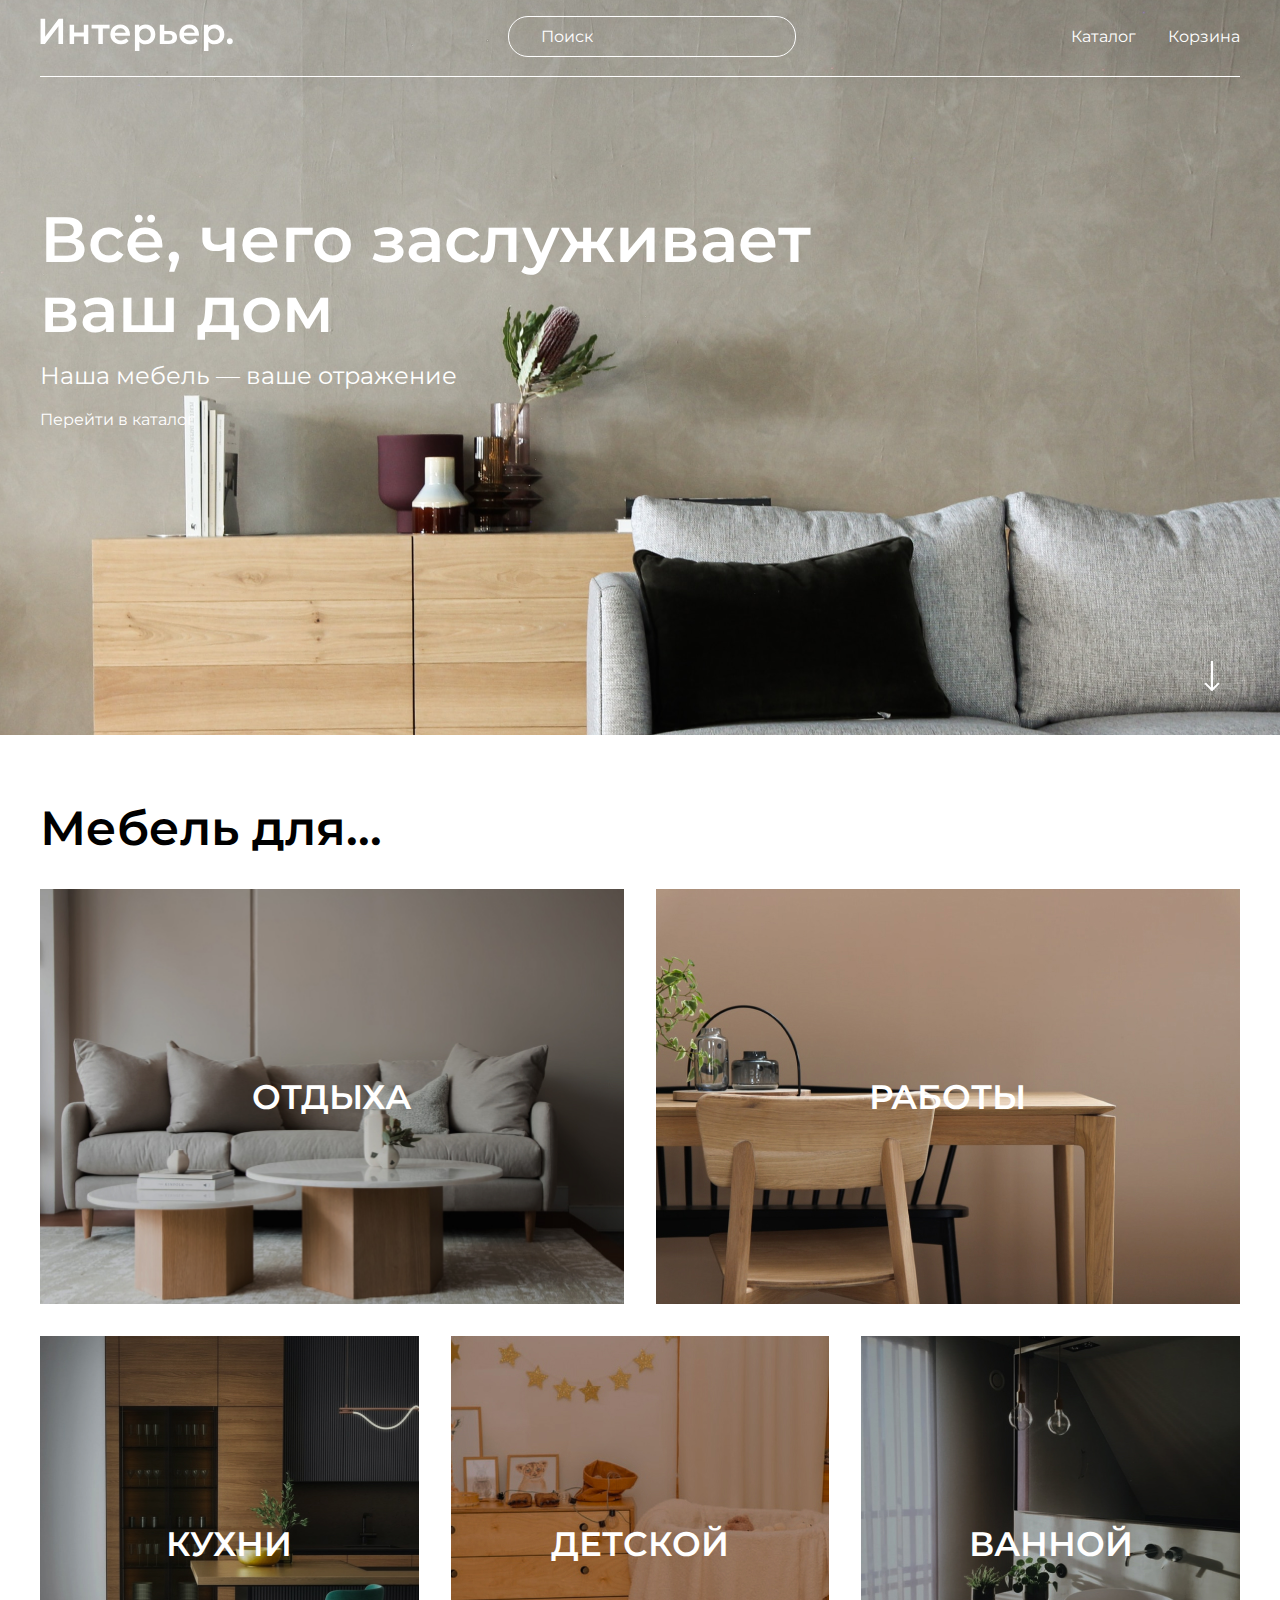
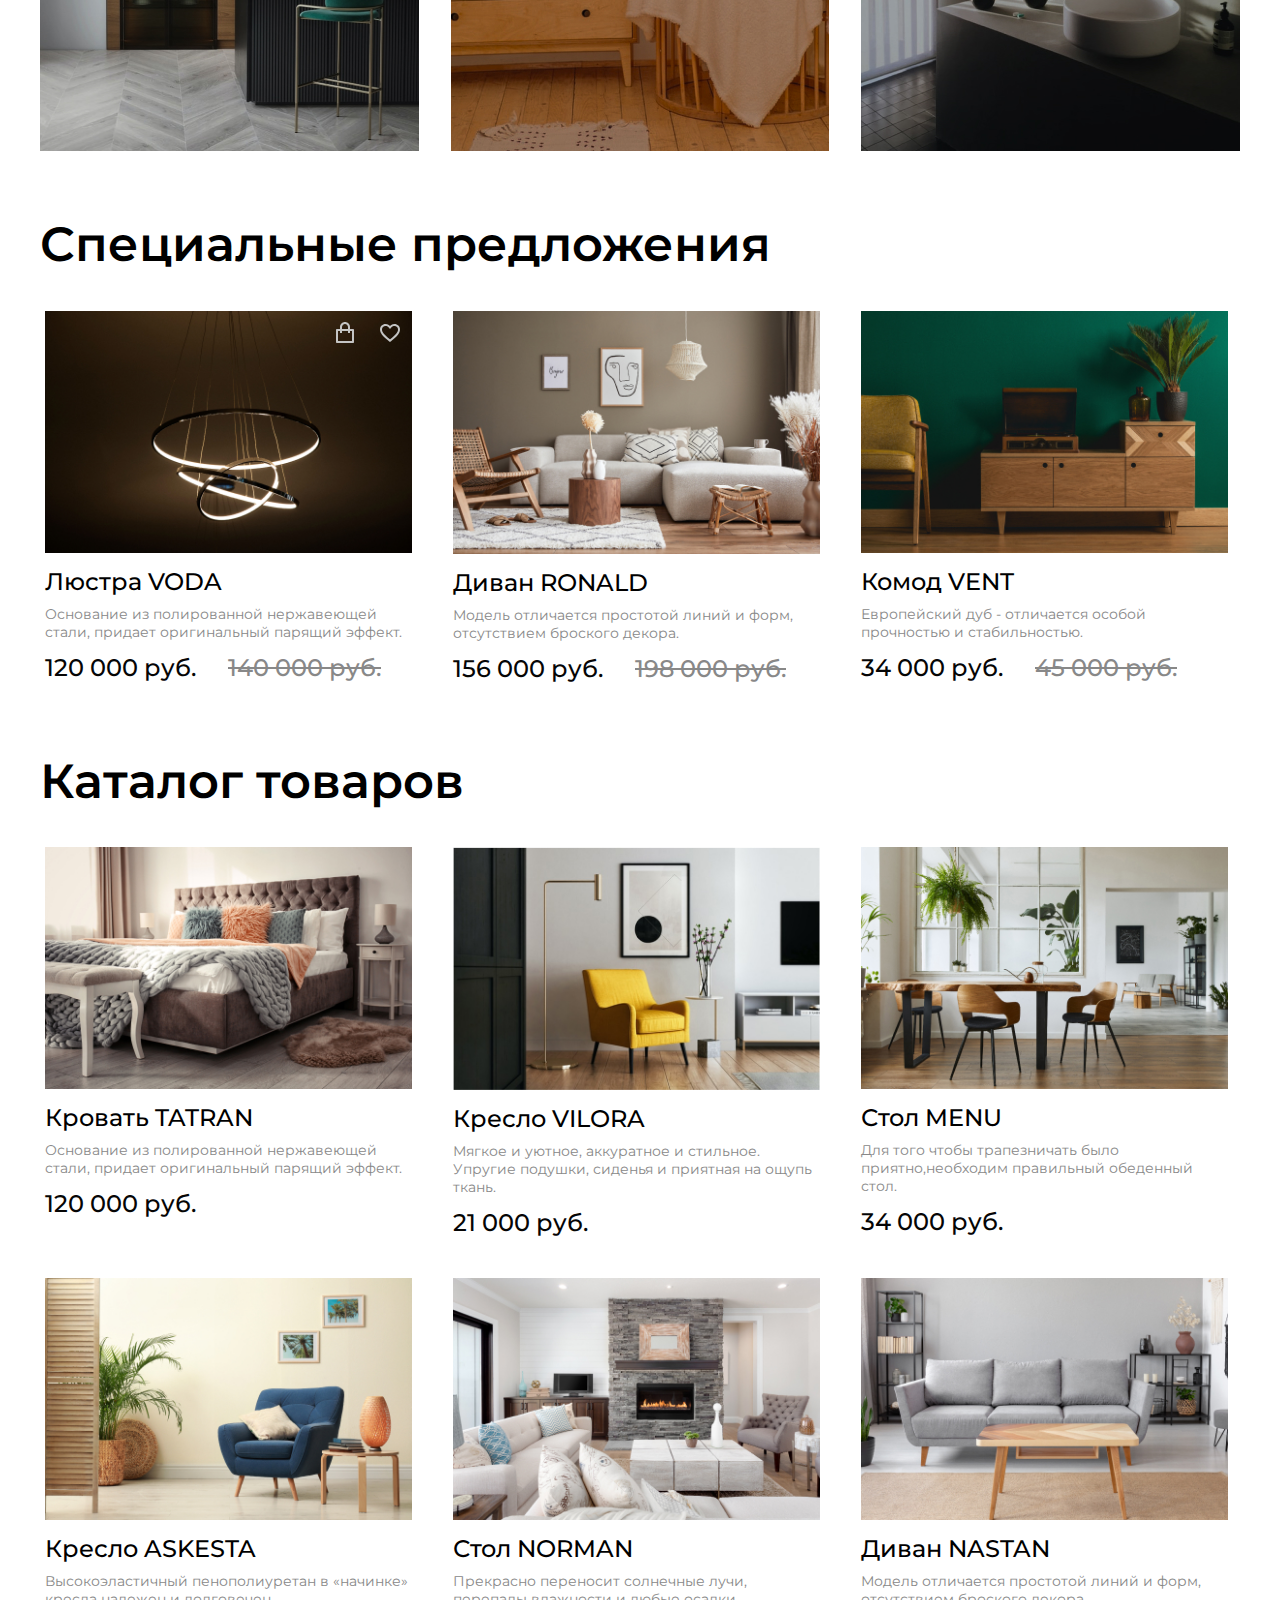
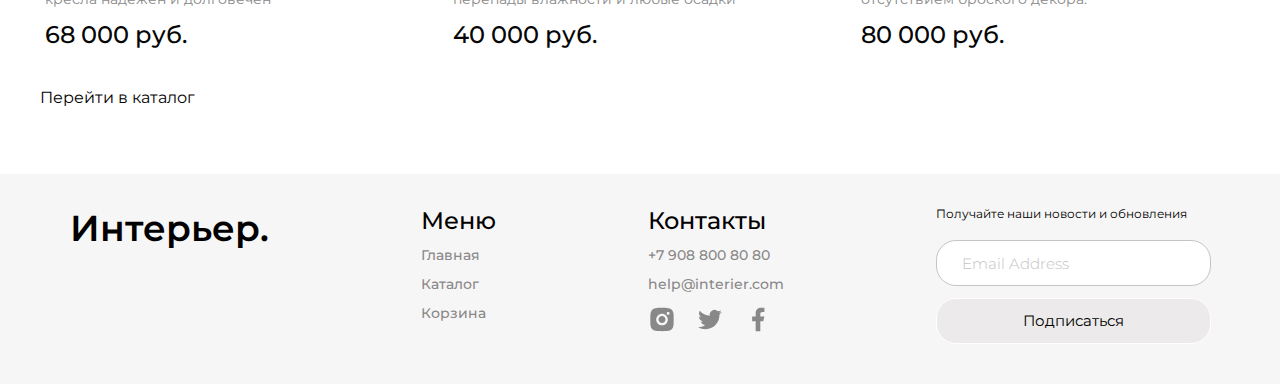
<file: index.html>
<!DOCTYPE html>
<html lang="en">
<head>
    <meta charset="UTF-8">
    <meta name="viewport" content="width=device-width, initial-scale=1.0">
    <title>Главная страница</title>
    <link rel="preconnect" href="https://fonts.googleapis.com">
    <link rel="preconnect" href="https://fonts.gstatic.com" crossorigin>
    <link href="https://fonts.googleapis.com/css2?family=Montserrat:wght@400;500;600&display=swap" rel="stylesheet">
    <link rel="preconnect" href="https://fonts.googleapis.com">
<link rel="preconnect" href="https://fonts.gstatic.com" crossorigin>
<link href="https://fonts.googleapis.com/css2?family=Poppins&display=swap" rel="stylesheet">
    <link rel="stylesheet" href="style.css">
</head>
<body class="body">
    <div class="header_all center">
    <header class="header">
        <a class="logo" href="index.html"><img class="logo_img" src="img/logo.svg" alt="logo"></a>
        <input class="search" placeholder="Поиск" type="text"> 
        <nav class="nav_link">
            <a class="link_title" href="catalog.html">Каталог</a>
            <a class="link_title" href="cart.html">Корзина</a>
        </nav>
        <div class="menu-mob">
            <a href="#"><svg width="20" height="19" viewBox="0 0 20 19" fill="none" xmlns="http://www.w3.org/2000/svg">
              <g clip-path="url(#clip0_1_253)">
              <path d="M5.7515 2.99153C4.59282 4.1485 3.91891 5.70376 3.86709 7.34035C3.81528 8.97695 4.38946 10.5717 5.47264 11.7997C6.55581 13.0276 8.06645 13.7963 9.69672 13.9492C11.2973 14.0992 12.8949 13.6446 14.1757 12.6767L17.5069 16.0087L17.5069 16.0087C17.5897 16.0915 17.6881 16.1572 17.7963 16.2021C17.9046 16.2469 18.0206 16.27 18.1377 16.27C18.2549 16.27 18.3709 16.2469 18.4791 16.2021C18.5873 16.1572 18.6857 16.0915 18.7685 16.0087C18.8514 15.9258 18.9171 15.8275 18.9619 15.7192C19.0068 15.611 19.0298 15.495 19.0298 15.3779C19.0298 15.2607 19.0068 15.1447 18.9619 15.0365C18.9171 14.9282 18.8514 14.8299 18.7685 14.747L18.7685 14.747L15.4368 11.4161C16.4021 10.1351 16.8547 8.53858 16.7038 6.93955C16.5501 5.31066 15.7816 3.80151 14.5547 2.71913C13.3277 1.63674 11.7345 1.06244 10.0992 1.11304C8.46381 1.16365 6.90917 1.83536 5.7515 2.99153ZM5.7515 2.99153L5.82216 3.06229L5.7515 2.99153ZM13.5895 4.25378C14.0271 4.68428 14.3751 5.19715 14.6135 5.76281C14.8518 6.32848 14.9758 6.93574 14.9783 7.54956C14.9808 8.16339 14.8618 8.77164 14.628 9.33923C14.3943 9.90681 14.0505 10.4225 13.6164 10.8565C13.1824 11.2906 12.6667 11.6344 12.0991 11.8682C11.5315 12.1019 10.9233 12.221 10.3094 12.2185C9.6956 12.216 9.08834 12.092 8.52268 11.8536C7.95702 11.6152 7.44415 11.2672 7.01365 10.8297C6.15334 9.95522 5.67341 8.77625 5.6784 7.54956C5.6834 6.32288 6.17291 5.14786 7.04032 4.28045C7.90772 3.41304 9.08274 2.92353 10.3094 2.91854C11.5361 2.91354 12.7151 3.39347 13.5895 4.25378Z" fill="white" stroke="white" stroke-width="0.2"/>
              </g>
              <defs>
              <clipPath id="clip0_1_253">
              <rect width="19" height="19" fill="white" transform="translate(0.800659)"/>
              </clipPath>
              </defs>
              </svg>
              </a>
              <a href="catalog.html"><svg width="20" height="21" viewBox="0 0 20 21" fill="none" xmlns="http://www.w3.org/2000/svg">
                <rect x="0.800659" y="0.899902" width="4.57143" height="4.57143" fill="white"/>
                <rect x="0.800659" y="8.21411" width="4.57143" height="4.57143" fill="white"/>
                <rect x="0.800659" y="15.5283" width="4.57143" height="4.57143" fill="white"/>
                <rect x="8.11414" y="8.21411" width="4.57143" height="4.57143" fill="white"/>
                <rect x="8.11414" y="15.5283" width="4.57143" height="4.57143" fill="white"/>
                <rect x="8.11414" y="0.899902" width="4.57143" height="4.57143" fill="white"/>
                <rect x="15.4286" y="8.21411" width="4.57143" height="4.57143" fill="white"/>
                <rect x="15.4286" y="15.5283" width="4.57143" height="4.57143" fill="white"/>
                <rect x="15.4286" y="0.899902" width="4.57143" height="4.57143" fill="white"/>
                </svg>
                </a>
                <a href="cart.html"><svg width="25" height="25" viewBox="0 0 25 25" fill="none" xmlns="http://www.w3.org/2000/svg">
                  <path d="M14.5834 20.8334C15.1359 20.8334 15.6658 20.6139 16.0566 20.2232C16.4473 19.8325 16.6667 19.3026 16.6667 18.7501C16.6667 18.1975 16.4473 17.6676 16.0566 17.2769C15.6658 16.8862 15.1359 16.6667 14.5834 16.6667C14.0309 16.6667 13.501 16.8862 13.1103 17.2769C12.7196 17.6676 12.5001 18.1975 12.5001 18.7501C12.5001 19.3026 12.7196 19.8325 13.1103 20.2232C13.501 20.6139 14.0309 20.8334 14.5834 20.8334ZM7.29174 20.8334C7.84428 20.8334 8.37418 20.6139 8.76488 20.2232C9.15558 19.8325 9.37508 19.3026 9.37508 18.7501C9.37508 18.1975 9.15558 17.6676 8.76488 17.2769C8.37418 16.8862 7.84428 16.6667 7.29174 16.6667C6.73921 16.6667 6.20931 16.8862 5.81861 17.2769C5.4279 17.6676 5.20841 18.1975 5.20841 18.7501C5.20841 19.3026 5.4279 19.8325 5.81861 20.2232C6.20931 20.6139 6.73921 20.8334 7.29174 20.8334ZM20.873 6.16987C21.133 6.16149 21.3796 6.05229 21.5606 5.86538C21.7416 5.67846 21.8428 5.42849 21.8428 5.16831C21.8428 4.90814 21.7416 4.65816 21.5606 4.47125C21.3796 4.28433 21.133 4.17514 20.873 4.16675H19.674C18.7345 4.16675 17.922 4.81883 17.7178 5.7355L16.4126 11.6126C16.2084 12.5292 15.3959 13.1813 14.4563 13.1813H6.63133L5.12924 7.17091H14.8636C15.1212 7.15916 15.3644 7.04856 15.5425 6.86211C15.7206 6.67567 15.82 6.42773 15.82 6.16987C15.82 5.91201 15.7206 5.66408 15.5425 5.47763C15.3644 5.29119 15.1212 5.18059 14.8636 5.16883H5.12924C4.82473 5.16874 4.5242 5.23808 4.25051 5.37157C3.97682 5.50507 3.73716 5.69921 3.54976 5.93923C3.36236 6.17925 3.23215 6.45884 3.16903 6.75674C3.10591 7.05464 3.11154 7.36302 3.1855 7.65841L4.68758 13.6667C4.79586 14.1003 5.046 14.4852 5.39821 14.7602C5.75042 15.0352 6.18447 15.1845 6.63133 15.1845H14.4563C15.368 15.1846 16.2524 14.8738 16.9636 14.3033C17.6748 13.7329 18.1701 12.9369 18.3678 12.047L19.674 6.16987H20.873Z" fill="white"/>
                  </svg>
                  </a>
        </div>
        <a class="arrow" href="#arrow_footer"><img src="img/Arrow.svg" alt="arrow"></a>
    </header>
    <section class="top">
        <h1 class="title">Всё, чего заслуживает ваш дом</h1> 
        <p class="slogan">Наша мебель — ваше отражение</p>
        <a class="link-catalog" href="catalog.html">Перейти в каталог</a>
     </section>
    </div>
    <div class="for-box center">
      <h2 class="heading">Мебель для...</h2>
       <div class="for">
         <div class="for_item for_item_rest for_item_big">ОТДЫХА</div>
         <div class="for_item for_item_work for_item_big">РАБОТЫ</div>
         <div class="for_item for_item_kitchen">КУХНИ</div>
         <div class="for_item for_item_nursery">ДЕТСКОЙ</div>
         <div class="for_item for_item_bathroom">ВАННОЙ</div>
       </div>

    </div>
<section class="special center">
   <h2 class="subtitle">Специальные предложения</h2>
<section class="product-content">
  
  <div class="product">
    <div class="shopping">
      <a class="shopping_icon" href="#"><svg width="24" height="24" viewBox="0 0 24 24" fill="none" xmlns="http://www.w3.org/2000/svg">
        <g clip-path="url(#clip0_1_795)">
        <path d="M7 8V6C7 4.67392 7.52678 3.40215 8.46447 2.46447C9.40215 1.52678 10.6739 1 12 1C13.3261 1 14.5979 1.52678 15.5355 2.46447C16.4732 3.40215 17 4.67392 17 6V8H20C20.2652 8 20.5196 8.10536 20.7071 8.29289C20.8946 8.48043 21 8.73478 21 9V21C21 21.2652 20.8946 21.5196 20.7071 21.7071C20.5196 21.8946 20.2652 22 20 22H4C3.73478 22 3.48043 21.8946 3.29289 21.7071C3.10536 21.5196 3 21.2652 3 21V9C3 8.73478 3.10536 8.48043 3.29289 8.29289C3.48043 8.10536 3.73478 8 4 8H7ZM7 10H5V20H19V10H17V12H15V10H9V12H7V10ZM9 8H15V6C15 5.20435 14.6839 4.44129 14.1213 3.87868C13.5587 3.31607 12.7956 3 12 3C11.2044 3 10.4413 3.31607 9.87868 3.87868C9.31607 4.44129 9 5.20435 9 6V8Z" fill="#C4C4C4"/>
        </g>
        <defs>
        <clipPath id="clip0_1_795">
        <rect width="24" height="24" fill="white"/>
        </clipPath>
        </defs>
        </svg>
        </a>
      <a class="shopping_icon shopping_icon-heart" href="#"><svg width="24" height="24" viewBox="0 0 24 24" fill="none" xmlns="http://www.w3.org/2000/svg">
        <path d="M12 21C11.355 20.428 10.626 19.833 9.85502 19.2H9.84502C7.13002 16.98 4.05302 14.468 2.69402 11.458C2.24754 10.4997 2.01093 9.45712 2.00001 8.4C1.99703 6.94948 2.57879 5.55898 3.61383 4.54276C4.64887 3.52654 6.04981 2.97039 7.50002 3C8.68065 3.00186 9.83586 3.34308 10.828 3.983C11.264 4.26596 11.6584 4.60825 12 5C12.3435 4.60979 12.7381 4.2677 13.173 3.983C14.1648 3.34295 15.3197 3.00171 16.5 3C17.9502 2.97039 19.3512 3.52654 20.3862 4.54276C21.4213 5.55898 22.003 6.94948 22 8.4C21.9898 9.45881 21.7532 10.5032 21.306 11.463C19.947 14.473 16.871 16.984 14.156 19.2L14.146 19.208C13.374 19.837 12.646 20.432 12.001 21.008L12 21ZM7.50002 5C6.56853 4.98834 5.67009 5.34484 5.00002 5.992C4.35441 6.62616 3.99358 7.49504 3.99994 8.4C4.01135 9.1705 4.18585 9.92985 4.51202 10.628C5.15353 11.9267 6.01913 13.102 7.06902 14.1C8.06002 15.1 9.20002 16.068 10.186 16.882C10.459 17.107 10.737 17.334 11.015 17.561L11.19 17.704C11.457 17.922 11.733 18.148 12 18.37L12.013 18.358L12.019 18.353H12.025L12.034 18.346H12.039H12.044L12.062 18.331L12.103 18.298L12.11 18.292L12.121 18.284H12.127L12.136 18.276L12.8 17.731L12.974 17.588C13.255 17.359 13.533 17.132 13.806 16.907C14.792 16.093 15.933 15.126 16.924 14.121C17.9741 13.1236 18.8397 11.9485 19.481 10.65C19.8131 9.9458 19.9901 9.1785 20.0001 8.4C20.0042 7.49783 19.6435 6.63229 19 6C18.3312 5.34992 17.4326 4.99048 16.5 5C15.3619 4.99032 14.274 5.46736 13.51 6.311L12 8.051L10.49 6.311C9.72609 5.46736 8.6381 4.99032 7.50002 5Z" fill="#C4C4C4"/>
        </svg>
        </a>
        
  </div>
  <img class="product_image" src="img/Voda.jpg" alt="Voda">
    <h3 class="product_title">Люстра VODA</h3>
    <p class="product_text">Основание из полированной нержавеющей стали, придает оригинальный парящий эффект.</p>
    <div class="product_price-with-sale">
    <p class="product_price">120 000 руб.</p>
    <p class="product_price-sale">140 000 руб.</p>
    </div>
     </div>
  <div class="product">
  <img class="product_image" src="img/ronald.jpg" alt="ronald">
    <h3 class="product_title">Диван RONALD</h3>
    <p class="product_text">Модель отличается простотой линий и форм, отсутствием броского декора.</p>
    <div class="product_price-with-sale">
    <p class="product_price">156 000 руб.</p>
    <p class="product_price-sale">198 000 руб.</p>
    </div>
    </div>
  <div class="product">
  <img class="product_image" src="img/vent.jpg" alt="vent">
  <h3 class="product_title">Комод VENT</h3>
    <p class="product_text">Европейский дуб - отличается особой прочностью и стабильностью.</p>
  <div class="product_price-with-sale">
    <p class="product_price">34 000 руб.</p>
    <p class="product_price-sale">45 000 руб. </p>
  </div>
  </div>
  </section>
</section>
<section class="catalog_product center">
    <h2 class="catalog_product_title">Каталог товаров</h2>
    <section class="product-content">
    <div class="product">
      <img class="product_image" src="img/tatran.jpg" alt="tatran">
      <h3 class="product_title">Кровать TATRAN</h3>
      <p class="product_text">Основание из полированной нержавеющей стали, придает оригинальный парящий эффект.</p>
      <p class="product_price">120 000 руб.</p>
     </div>
    <div class="product">
      <img class="product_image" src="img/product1.jpg" alt="product1">
      <h3 class="product_title">Кресло VILORA</h3>
      <p class="product_text">Мягкое и уютное, аккуратное и стильное. Упругие подушки, сиденья и приятная на ощупь ткань.</p>
      <p class="product_price">21 000 руб.</p>
    </div>
    <div class="product">
      <img class="product_image" src="img/menu.jpg" alt="menu">
      <h3 class="product_title">Стол MENU</h3>
      <p class="product_text">Для того чтобы трапезничать было приятно,необходим правильный обеденный стол.</p>
      <p class="product_price">34 000 руб.</p>
  </div>
  <div class="product">
    <img class="product_image" src="img/askesta.jpg" alt="askesta">
    <h3 class="product_title">Кресло ASKESTA</h3>
    <p class="product_text">Высокоэластичный пенополиуретан в «начинке» кресла надежен и долговечен</p>
    <p class="product_price">68 000 руб.</p>
  </div>
  <div class="product">
    <img class="product_image" src="img/norman.jpg" alt="norman">
    <h3 class="product_title">Стол NORMAN</h3>
    <p class="product_text">Прекрасно переносит солнечные лучи, перепады влажности и любые осадки</p>
    <p class="product_price">40 000 руб.</p>
  </div>
  <div class="product">
    <img class="product_image" src="img/nastan.jpg" alt="nastan">
    <h3 class="product_title">Диван NASTAN</h3>
    <p class="product_text">Модель отличается простотой линий и форм, отсутствием броского декора. </p>
    <p class="product_price">80 000 руб.</p>
  </div> 
   
</section>
<a class="link-catalog_dawn" href="catalog.html">Перейти в каталог</a>
</section>
    
   <!--<div><h2>Нижняя часть</h2></div>-->
  <a id="arrow_footer" ></a>
   <footer class="footer">
    <section class="contact_info">
      <h2 class="logo_footer">Интерьер.</h2>
              <div class="menu_links">
                 <h4 class="contact">Меню</h4> 
                 <a class="contact-links" href="index.html">Главная</a>
                <a class="contact-links" href="catalog.html">Каталог</a>
                <a class="contact-links" href="cart.html">Корзина</a>
              </div>
              <div class="contact_email">
                <h4 class="contact">Контакты</h4>
                <a class="contact-links" href="tel:+79088008080">+7 908 800 80 80</a>
                <a class="contact-links" href="mailto:help@interier.com">help@interier.com</a>
              <div class="links_footer_svg">
                <a class="footer_svg" href="#"><svg width="28" height="29" viewBox="0 0 28 29" fill="none" xmlns="http://www.w3.org/2000/svg">
                  <g clip-path="url(#clip0_1_1298)">
                  <path d="M14 2.85164C17.1698 2.85164 17.5653 2.86331 18.809 2.92164C20.0515 2.97998 20.8973 3.17481 21.6417 3.46414C22.4117 3.76048 23.0603 4.16181 23.709 4.80931C24.3022 5.39252 24.7613 6.098 25.0542 6.87664C25.3423 7.61981 25.5383 8.46681 25.5967 9.70931C25.6515 10.953 25.6667 11.3485 25.6667 14.5183C25.6667 17.6881 25.655 18.0836 25.5967 19.3273C25.5383 20.5698 25.3423 21.4156 25.0542 22.16C24.7621 22.939 24.303 23.6447 23.709 24.2273C23.1256 24.8204 22.4202 25.2794 21.6417 25.5725C20.8985 25.8606 20.0515 26.0566 18.809 26.115C17.5653 26.1698 17.1698 26.185 14 26.185C10.8302 26.185 10.4347 26.1733 9.191 26.115C7.94849 26.0566 7.10266 25.8606 6.35833 25.5725C5.57938 25.2802 4.87378 24.8211 4.291 24.2273C3.69764 23.6442 3.23858 22.9387 2.94583 22.16C2.6565 21.4168 2.46166 20.5698 2.40333 19.3273C2.34849 18.0836 2.33333 17.6881 2.33333 14.5183C2.33333 11.3485 2.34499 10.953 2.40333 9.70931C2.46166 8.46564 2.6565 7.62098 2.94583 6.87664C3.23777 6.09752 3.69693 5.39185 4.291 4.80931C4.87394 4.21575 5.57949 3.75666 6.35833 3.46414C7.10266 3.17481 7.94733 2.97998 9.191 2.92164C10.4347 2.86681 10.8302 2.85164 14 2.85164ZM14 8.68498C12.4529 8.68498 10.9692 9.29956 9.87521 10.3935C8.78124 11.4875 8.16666 12.9712 8.16666 14.5183C8.16666 16.0654 8.78124 17.5491 9.87521 18.6431C10.9692 19.7371 12.4529 20.3516 14 20.3516C15.5471 20.3516 17.0308 19.7371 18.1248 18.6431C19.2187 17.5491 19.8333 16.0654 19.8333 14.5183C19.8333 12.9712 19.2187 11.4875 18.1248 10.3935C17.0308 9.29956 15.5471 8.68498 14 8.68498ZM21.5833 8.39331C21.5833 8.00654 21.4297 7.6356 21.1562 7.36211C20.8827 7.08862 20.5118 6.93498 20.125 6.93498C19.7382 6.93498 19.3673 7.08862 19.0938 7.36211C18.8203 7.6356 18.6667 8.00654 18.6667 8.39331C18.6667 8.78008 18.8203 9.15102 19.0938 9.42451C19.3673 9.698 19.7382 9.85164 20.125 9.85164C20.5118 9.85164 20.8827 9.698 21.1562 9.42451C21.4297 9.15102 21.5833 8.78008 21.5833 8.39331ZM14 11.0183C14.9283 11.0183 15.8185 11.3871 16.4749 12.0434C17.1312 12.6998 17.5 13.5901 17.5 14.5183C17.5 15.4466 17.1312 16.3368 16.4749 16.9932C15.8185 17.6496 14.9283 18.0183 14 18.0183C13.0717 18.0183 12.1815 17.6496 11.5251 16.9932C10.8687 16.3368 10.5 15.4466 10.5 14.5183C10.5 13.5901 10.8687 12.6998 11.5251 12.0434C12.1815 11.3871 13.0717 11.0183 14 11.0183Z" fill="#888888"/>
                  </g>
                  <defs>
                  <clipPath id="clip0_1_1298">
                  <rect width="28" height="28" fill="white" transform="translate(0 0.518311)"/>
                  </clipPath>
                  </defs>
                  </svg>
                  </a>
                <a class="footer_svg footer_svg-twitter" href="#"><svg width="28" height="29" viewBox="0 0 28 29" fill="none" xmlns="http://www.w3.org/2000/svg">
                  <g clip-path="url(#clip0_1_1295)">
                  <path d="M25.8557 7.11685C24.965 7.51083 24.0205 7.76957 23.0533 7.88452C24.0727 7.27486 24.8357 6.31537 25.2 5.18485C24.2433 5.75419 23.1945 6.15319 22.1013 6.36902C21.3671 5.58336 20.3938 5.06231 19.3328 4.88687C18.2718 4.71143 17.1826 4.89143 16.2345 5.39888C15.2864 5.90634 14.5325 6.71282 14.09 7.69295C13.6475 8.67307 13.5412 9.77193 13.7877 10.8187C11.8476 10.7215 9.94974 10.2173 8.21718 9.33896C6.48463 8.46063 4.95616 7.22774 3.73102 5.72035C3.29735 6.46521 3.06946 7.31195 3.07068 8.17385C3.07068 9.86552 3.93168 11.36 5.24068 12.235C4.46603 12.2106 3.70842 12.0014 3.03102 11.6249V11.6855C3.03125 12.8122 3.42111 13.9041 4.1345 14.7761C4.8479 15.6481 5.84091 16.2466 6.94518 16.47C6.22607 16.6649 5.47204 16.6936 4.74018 16.554C5.05153 17.5238 5.65836 18.3719 6.47571 18.9796C7.29306 19.5874 8.28 19.9243 9.29835 19.9432C8.28624 20.7381 7.12739 21.3257 5.88804 21.6724C4.6487 22.0191 3.35316 22.1182 2.07552 21.9639C4.30583 23.3982 6.90213 24.1597 9.55385 24.1572C18.529 24.1572 23.4372 16.722 23.4372 10.2739C23.4372 10.0639 23.4313 9.85152 23.422 9.64385C24.3774 8.95338 25.2019 8.09804 25.8568 7.11802L25.8557 7.11685Z" fill="black"/>
                  </g>
                  <defs>
                  <clipPath id="clip0_1_1295">
                  <rect width="28" height="28" fill="white" transform="translate(0 0.518188)"/>
                  </clipPath>
                  </defs>
                  </svg>
                  </a>
                <a class="footer_svg" href="#"><svg width="28" height="29" viewBox="0 0 28 29" fill="none" xmlns="http://www.w3.org/2000/svg">
                  <g clip-path="url(#clip0_1_1292)">
                  <path d="M16.3333 16.2395H19.25L20.4167 11.5728H16.3333V9.2395C16.3333 8.03783 16.3333 6.90617 18.6667 6.90617H20.4167V2.98617C20.0363 2.936 18.6002 2.82283 17.0835 2.82283C13.916 2.82283 11.6667 4.756 11.6667 8.30617V11.5728H8.16666V16.2395H11.6667V26.1562H16.3333V16.2395Z" fill="#888888"/>
                  </g>
                  <defs>
                  <clipPath id="clip0_1_1292">
                  <rect width="28" height="28" fill="white" transform="translate(0 0.489502)"/>
                  </clipPath>
                  </defs>
                  </svg>
                  </a>
              </div>
              </div>
             <form action="#">
              <div class="input_text">
                    <p class="form-text">Получайте наши новости и обновления</p><br>
                    <input class="email" placeholder="Email Address" type="email"><br>
                   <button class="button" type="submit">Подписаться</button> 
              </div>
             </form>
            </section>
    </footer> 
</body>
</html>
</file>
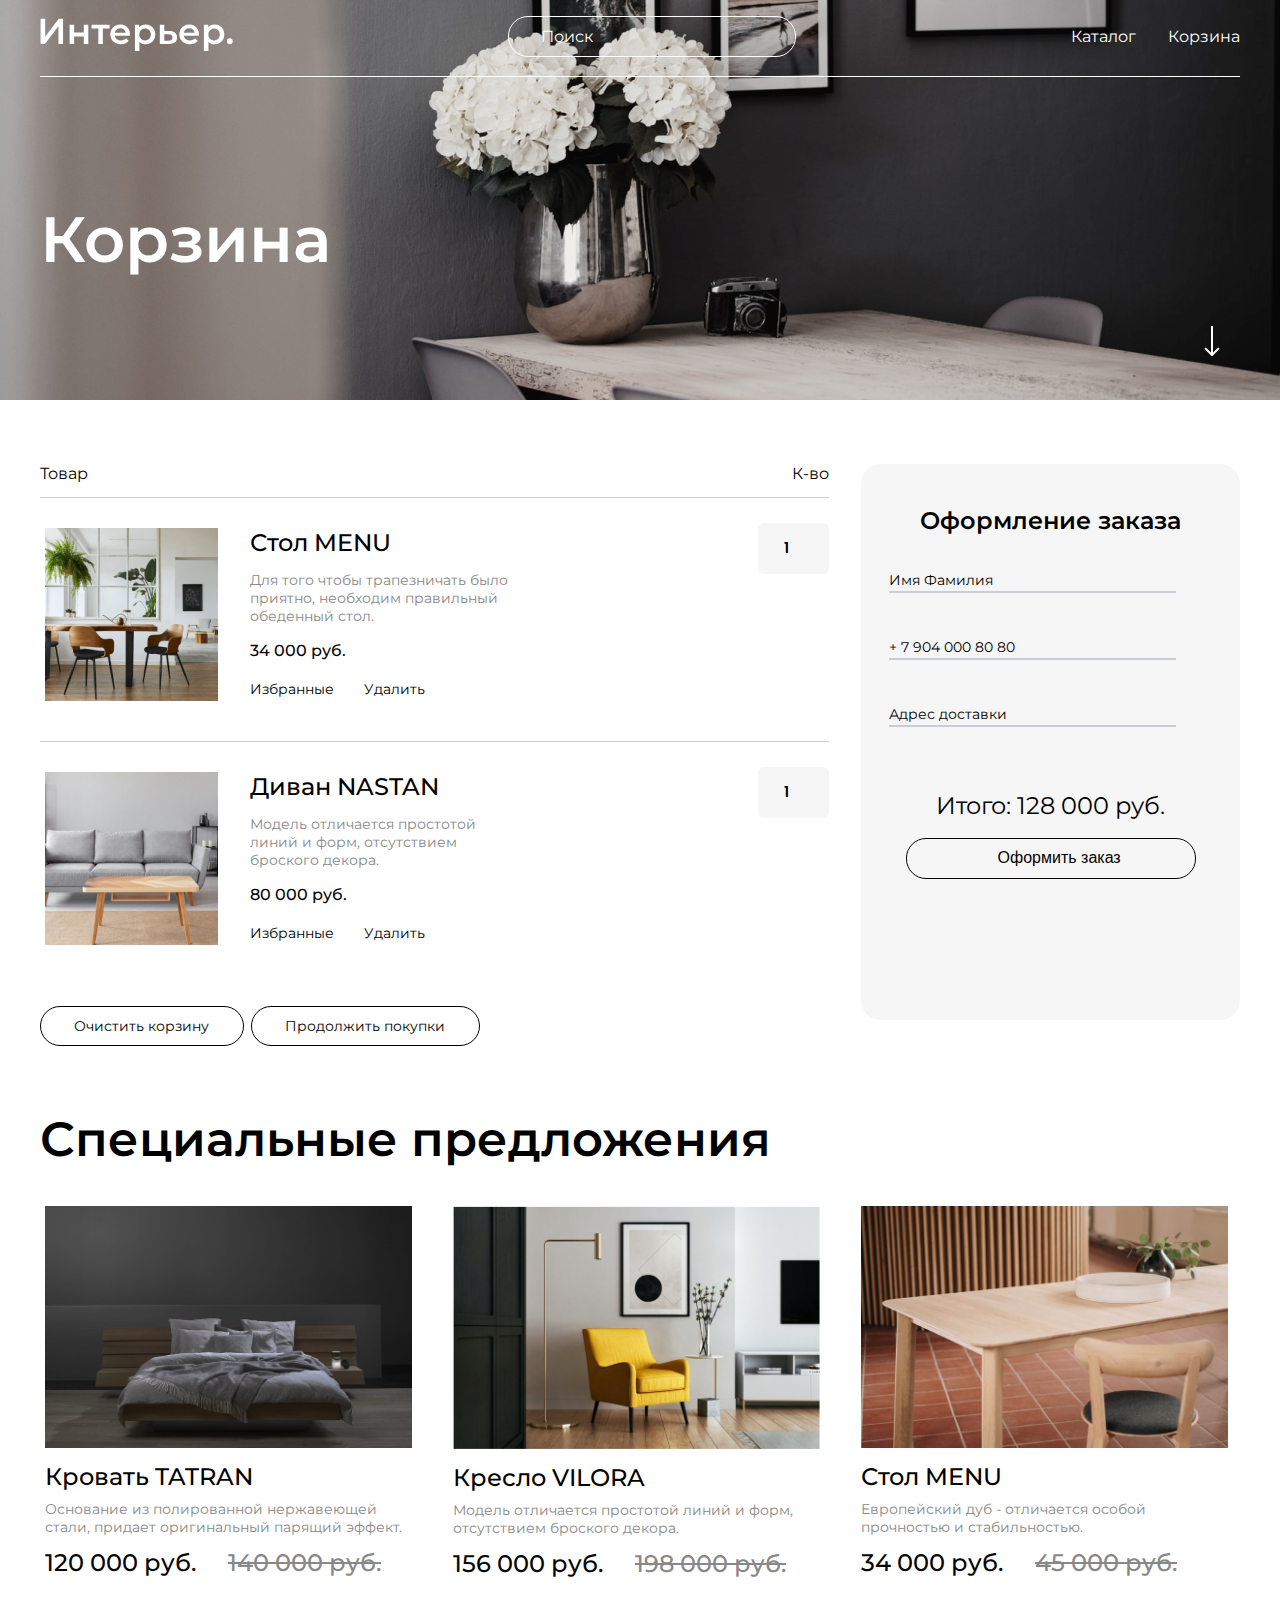
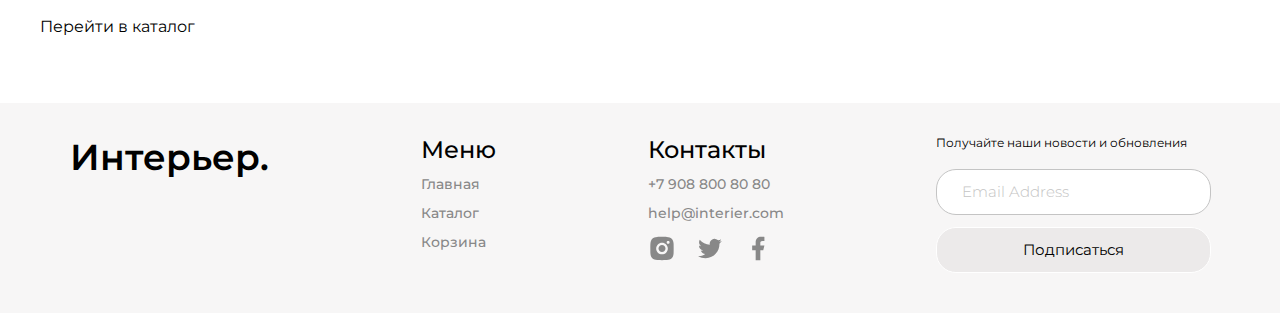
<file: cart.html>
<!DOCTYPE html>
<html lang="en">
<head>
    <meta charset="UTF-8">
    <meta name="viewport" content="width=device-width, initial-scale=1.0">
    <title>Корзина</title>
    <link rel="preconnect" href="https://fonts.googleapis.com">
    <link rel="preconnect" href="https://fonts.gstatic.com" crossorigin>
    <link href="https://fonts.googleapis.com/css2?family=Montserrat:wght@400;500;600&display=swap" rel="stylesheet">
    <link rel="stylesheet" href="style.css">
</head>
<body class="body">
    <div class="top-cart center">
    <header class="header">
        <a class="logo" href="index.html"><img class="logo_img" src="img/logo.svg" alt="logo"></a>
        <input class="search" placeholder="Поиск" type="text"> 
        <nav class="nav_link">
            <a class="link_title" href="catalog.html">Каталог</a>
            <a class="link_title" href="cart.html">Корзина</a>
        </nav>
        <div class="menu-mob">
          <a href="#"><svg width="20" height="19" viewBox="0 0 20 19" fill="none" xmlns="http://www.w3.org/2000/svg">
            <g clip-path="url(#clip0_1_253)">
            <path d="M5.7515 2.99153C4.59282 4.1485 3.91891 5.70376 3.86709 7.34035C3.81528 8.97695 4.38946 10.5717 5.47264 11.7997C6.55581 13.0276 8.06645 13.7963 9.69672 13.9492C11.2973 14.0992 12.8949 13.6446 14.1757 12.6767L17.5069 16.0087L17.5069 16.0087C17.5897 16.0915 17.6881 16.1572 17.7963 16.2021C17.9046 16.2469 18.0206 16.27 18.1377 16.27C18.2549 16.27 18.3709 16.2469 18.4791 16.2021C18.5873 16.1572 18.6857 16.0915 18.7685 16.0087C18.8514 15.9258 18.9171 15.8275 18.9619 15.7192C19.0068 15.611 19.0298 15.495 19.0298 15.3779C19.0298 15.2607 19.0068 15.1447 18.9619 15.0365C18.9171 14.9282 18.8514 14.8299 18.7685 14.747L18.7685 14.747L15.4368 11.4161C16.4021 10.1351 16.8547 8.53858 16.7038 6.93955C16.5501 5.31066 15.7816 3.80151 14.5547 2.71913C13.3277 1.63674 11.7345 1.06244 10.0992 1.11304C8.46381 1.16365 6.90917 1.83536 5.7515 2.99153ZM5.7515 2.99153L5.82216 3.06229L5.7515 2.99153ZM13.5895 4.25378C14.0271 4.68428 14.3751 5.19715 14.6135 5.76281C14.8518 6.32848 14.9758 6.93574 14.9783 7.54956C14.9808 8.16339 14.8618 8.77164 14.628 9.33923C14.3943 9.90681 14.0505 10.4225 13.6164 10.8565C13.1824 11.2906 12.6667 11.6344 12.0991 11.8682C11.5315 12.1019 10.9233 12.221 10.3094 12.2185C9.6956 12.216 9.08834 12.092 8.52268 11.8536C7.95702 11.6152 7.44415 11.2672 7.01365 10.8297C6.15334 9.95522 5.67341 8.77625 5.6784 7.54956C5.6834 6.32288 6.17291 5.14786 7.04032 4.28045C7.90772 3.41304 9.08274 2.92353 10.3094 2.91854C11.5361 2.91354 12.7151 3.39347 13.5895 4.25378Z" fill="white" stroke="white" stroke-width="0.2"/>
            </g>
            <defs>
            <clipPath id="clip0_1_253">
            <rect width="19" height="19" fill="white" transform="translate(0.800659)"/>
            </clipPath>
            </defs>
            </svg>
            </a>
            <a href="catalog.html"><svg width="20" height="21" viewBox="0 0 20 21" fill="none" xmlns="http://www.w3.org/2000/svg">
              <rect x="0.800659" y="0.899902" width="4.57143" height="4.57143" fill="white"/>
              <rect x="0.800659" y="8.21411" width="4.57143" height="4.57143" fill="white"/>
              <rect x="0.800659" y="15.5283" width="4.57143" height="4.57143" fill="white"/>
              <rect x="8.11414" y="8.21411" width="4.57143" height="4.57143" fill="white"/>
              <rect x="8.11414" y="15.5283" width="4.57143" height="4.57143" fill="white"/>
              <rect x="8.11414" y="0.899902" width="4.57143" height="4.57143" fill="white"/>
              <rect x="15.4286" y="8.21411" width="4.57143" height="4.57143" fill="white"/>
              <rect x="15.4286" y="15.5283" width="4.57143" height="4.57143" fill="white"/>
              <rect x="15.4286" y="0.899902" width="4.57143" height="4.57143" fill="white"/>
              </svg>
              </a>
              <a href="cart.html"><svg width="25" height="25" viewBox="0 0 25 25" fill="none" xmlns="http://www.w3.org/2000/svg">
                <path d="M14.5834 20.8334C15.1359 20.8334 15.6658 20.6139 16.0566 20.2232C16.4473 19.8325 16.6667 19.3026 16.6667 18.7501C16.6667 18.1975 16.4473 17.6676 16.0566 17.2769C15.6658 16.8862 15.1359 16.6667 14.5834 16.6667C14.0309 16.6667 13.501 16.8862 13.1103 17.2769C12.7196 17.6676 12.5001 18.1975 12.5001 18.7501C12.5001 19.3026 12.7196 19.8325 13.1103 20.2232C13.501 20.6139 14.0309 20.8334 14.5834 20.8334ZM7.29174 20.8334C7.84428 20.8334 8.37418 20.6139 8.76488 20.2232C9.15558 19.8325 9.37508 19.3026 9.37508 18.7501C9.37508 18.1975 9.15558 17.6676 8.76488 17.2769C8.37418 16.8862 7.84428 16.6667 7.29174 16.6667C6.73921 16.6667 6.20931 16.8862 5.81861 17.2769C5.4279 17.6676 5.20841 18.1975 5.20841 18.7501C5.20841 19.3026 5.4279 19.8325 5.81861 20.2232C6.20931 20.6139 6.73921 20.8334 7.29174 20.8334ZM20.873 6.16987C21.133 6.16149 21.3796 6.05229 21.5606 5.86538C21.7416 5.67846 21.8428 5.42849 21.8428 5.16831C21.8428 4.90814 21.7416 4.65816 21.5606 4.47125C21.3796 4.28433 21.133 4.17514 20.873 4.16675H19.674C18.7345 4.16675 17.922 4.81883 17.7178 5.7355L16.4126 11.6126C16.2084 12.5292 15.3959 13.1813 14.4563 13.1813H6.63133L5.12924 7.17091H14.8636C15.1212 7.15916 15.3644 7.04856 15.5425 6.86211C15.7206 6.67567 15.82 6.42773 15.82 6.16987C15.82 5.91201 15.7206 5.66408 15.5425 5.47763C15.3644 5.29119 15.1212 5.18059 14.8636 5.16883H5.12924C4.82473 5.16874 4.5242 5.23808 4.25051 5.37157C3.97682 5.50507 3.73716 5.69921 3.54976 5.93923C3.36236 6.17925 3.23215 6.45884 3.16903 6.75674C3.10591 7.05464 3.11154 7.36302 3.1855 7.65841L4.68758 13.6667C4.79586 14.1003 5.046 14.4852 5.39821 14.7602C5.75042 15.0352 6.18447 15.1845 6.63133 15.1845H14.4563C15.368 15.1846 16.2524 14.8738 16.9636 14.3033C17.6748 13.7329 18.1701 12.9369 18.3678 12.047L19.674 6.16987H20.873Z" fill="white"/>
                </svg>
                </a>
      </div>
        <a class="arrow" href="#arrow_footer"><img src="img/Arrow.svg" alt="arrow"></a>
    </header>
    <h1 class="title_cart">Корзина</h1>
   </div>

    <div class="cart center">
       <div class="cart_content">
        <div class="cart_name-box">
          <p>Товар</p>
          <p>К-во</p>
        </div>
          <div class="cart_item">
              <div class="cart_left">
                   <img class="cart_image" src="img/cart1.jpg" alt="">
                  <div class="cart_info">
                    <h4 class="cart_name-cart">Стол MENU</h4>
                    <p class="cart_description">Для того чтобы трапезничать было приятно, необходим правильный обеденный стол.</p>
                      <p class="cart_price">34 000 руб.</p>
                      <div class="cart_link-box">
                        <a class="cart_favorite" href="#">Избранные</a>
                        <a class="cart_delete" href="#">Удалить</a>
                      </div>
                  </div>
              </div>
              <input class="cart_number" type="number" value="1" min="1">
          </div>
          

           <div class="cart_item">
            <div class="cart_left">
                 <img class="cart_image" src="img/nastan_cart.jpg" alt="">
                 <div class="cart_info">
                  <h4 class="cart_name-cart">Диван NASTAN</h4>
                  <p class="cart_description">Модель отличается простотой линий и форм, отсутствием броского декора.</p>
                    <p class="cart_price">80 000 руб.</p>
                    <div class="cart_link-box">
                      <a class="cart_favorite" href="#">Избранные</a>
                      <a class="cart_delete" href="#">Удалить</a>
                    </div>
                </div>

            </div>


           
            <input class="cart_number" type="number" value="1" min="1">
         </div>
         <div class="cart_button-box center">
          <button class="cart_btn-push cart_clean-basket">Очистить корзину</button>
          <button class="cart_btn-push cart_continue-shopping">Продолжить покупки</button>
        </div>
       </div>
       
       <div class="cart_form">
            <h3 class="cart_title-name">Оформление заказа</h3>
          <div class="cart_input">
            <input class="cart_text-info" placeholder="Имя Фамилия" type="text">
            <input class="cart_text-info" placeholder="+ 7 904 000 80 80" type="tel">
            <input class="cart_text-info" placeholder="Адрес доставки" type="text">
          </div>
           <div>
            <p class="cart_price-all">Итого: 128 000 руб.</p>
            <button class="cart_btn">Оформить заказ</button>
           </div> 
       </div>
    </div>
    


<section class="special center">
   <h2 class="subtitle">Специальные предложения</h2>
<section class="product-content">
  <div class="product">
  <img class="product_image" src="img/tatran_catalog.jpg" alt="Voda">
    <h3 class="product_title">Кровать TATRAN</h3>
    <p class="product_text">Основание из полированной нержавеющей стали, придает оригинальный парящий эффект.</p>
    <div class="product_price-with-sale">
    <p class="product_price">120 000 руб.</p>
    <p class="product_price-sale">140 000 руб.</p>
    </div>
  </div>
  <div class="product">
  <img class="product_image" src="img/product1.jpg" alt="ronald">
    <h3 class="product_title">Кресло VILORA</h3>
    <p class="product_text">Модель отличается простотой линий и форм, отсутствием броского декора.</p>
    <div class="product_price-with-sale">
    <p class="product_price">156 000 руб.</p>
    <p class="product_price-sale">198 000 руб.</p>
    </div>
    </div>
  <div class="product">
  <img class="product_image" src="img/menu_catalog.jpg" alt="vent">
  <h3 class="product_title">Стол MENU</h3>
    <p class="product_text">Европейский дуб - отличается особой прочностью и стабильностью.</p>
  <div class="product_price-with-sale">
    <p class="product_price">34 000 руб.</p>
    <p class="product_price-sale">45 000 руб. </p>
  </div>
  </div>
  </section>
  <a class="link-catalog_dawn" href="catalog.html">Перейти в каталог</a>
</section>

<a id="arrow_footer" ></a>
<footer class="footer">
<section class="contact_info">
  <h2 class="logo_footer">Интерьер.</h2>
    <div class="menu_links">
    <h4 class="contact">Меню</h4> 
             <a class="contact-links" href="index.html">Главная</a>
            <a class="contact-links" href="catalog.html">Каталог</a>
            <a class="contact-links" href="cart.html">Корзина</a>
          </div>
          <div class="contact_email">
    <h4 class="contact">Контакты</h4>
    <a class="contact-links" href="tel:+79088008080">+7 908 800 80 80</a>
    <a class="contact-links" href="mailto:help@interier.com">help@interier.com</a>
          <div class="links_footer_svg">
            <a class="footer_svg" href="#"><svg width="28" height="29" viewBox="0 0 28 29" fill="none" xmlns="http://www.w3.org/2000/svg">
              <g clip-path="url(#clip0_1_1298)">
              <path d="M14 2.85164C17.1698 2.85164 17.5653 2.86331 18.809 2.92164C20.0515 2.97998 20.8973 3.17481 21.6417 3.46414C22.4117 3.76048 23.0603 4.16181 23.709 4.80931C24.3022 5.39252 24.7613 6.098 25.0542 6.87664C25.3423 7.61981 25.5383 8.46681 25.5967 9.70931C25.6515 10.953 25.6667 11.3485 25.6667 14.5183C25.6667 17.6881 25.655 18.0836 25.5967 19.3273C25.5383 20.5698 25.3423 21.4156 25.0542 22.16C24.7621 22.939 24.303 23.6447 23.709 24.2273C23.1256 24.8204 22.4202 25.2794 21.6417 25.5725C20.8985 25.8606 20.0515 26.0566 18.809 26.115C17.5653 26.1698 17.1698 26.185 14 26.185C10.8302 26.185 10.4347 26.1733 9.191 26.115C7.94849 26.0566 7.10266 25.8606 6.35833 25.5725C5.57938 25.2802 4.87378 24.8211 4.291 24.2273C3.69764 23.6442 3.23858 22.9387 2.94583 22.16C2.6565 21.4168 2.46166 20.5698 2.40333 19.3273C2.34849 18.0836 2.33333 17.6881 2.33333 14.5183C2.33333 11.3485 2.34499 10.953 2.40333 9.70931C2.46166 8.46564 2.6565 7.62098 2.94583 6.87664C3.23777 6.09752 3.69693 5.39185 4.291 4.80931C4.87394 4.21575 5.57949 3.75666 6.35833 3.46414C7.10266 3.17481 7.94733 2.97998 9.191 2.92164C10.4347 2.86681 10.8302 2.85164 14 2.85164ZM14 8.68498C12.4529 8.68498 10.9692 9.29956 9.87521 10.3935C8.78124 11.4875 8.16666 12.9712 8.16666 14.5183C8.16666 16.0654 8.78124 17.5491 9.87521 18.6431C10.9692 19.7371 12.4529 20.3516 14 20.3516C15.5471 20.3516 17.0308 19.7371 18.1248 18.6431C19.2187 17.5491 19.8333 16.0654 19.8333 14.5183C19.8333 12.9712 19.2187 11.4875 18.1248 10.3935C17.0308 9.29956 15.5471 8.68498 14 8.68498ZM21.5833 8.39331C21.5833 8.00654 21.4297 7.6356 21.1562 7.36211C20.8827 7.08862 20.5118 6.93498 20.125 6.93498C19.7382 6.93498 19.3673 7.08862 19.0938 7.36211C18.8203 7.6356 18.6667 8.00654 18.6667 8.39331C18.6667 8.78008 18.8203 9.15102 19.0938 9.42451C19.3673 9.698 19.7382 9.85164 20.125 9.85164C20.5118 9.85164 20.8827 9.698 21.1562 9.42451C21.4297 9.15102 21.5833 8.78008 21.5833 8.39331ZM14 11.0183C14.9283 11.0183 15.8185 11.3871 16.4749 12.0434C17.1312 12.6998 17.5 13.5901 17.5 14.5183C17.5 15.4466 17.1312 16.3368 16.4749 16.9932C15.8185 17.6496 14.9283 18.0183 14 18.0183C13.0717 18.0183 12.1815 17.6496 11.5251 16.9932C10.8687 16.3368 10.5 15.4466 10.5 14.5183C10.5 13.5901 10.8687 12.6998 11.5251 12.0434C12.1815 11.3871 13.0717 11.0183 14 11.0183Z" fill="#888888"/>
              </g>
              <defs>
              <clipPath id="clip0_1_1298">
              <rect width="28" height="28" fill="white" transform="translate(0 0.518311)"/>
              </clipPath>
              </defs>
              </svg>
              </a>
            <a class="footer_svg footer_svg-twitter" href="#"><svg width="28" height="29" viewBox="0 0 28 29" fill="none" xmlns="http://www.w3.org/2000/svg">
              <g clip-path="url(#clip0_1_1295)">
              <path d="M25.8557 7.11685C24.965 7.51083 24.0205 7.76957 23.0533 7.88452C24.0727 7.27486 24.8357 6.31537 25.2 5.18485C24.2433 5.75419 23.1945 6.15319 22.1013 6.36902C21.3671 5.58336 20.3938 5.06231 19.3328 4.88687C18.2718 4.71143 17.1826 4.89143 16.2345 5.39888C15.2864 5.90634 14.5325 6.71282 14.09 7.69295C13.6475 8.67307 13.5412 9.77193 13.7877 10.8187C11.8476 10.7215 9.94974 10.2173 8.21718 9.33896C6.48463 8.46063 4.95616 7.22774 3.73102 5.72035C3.29735 6.46521 3.06946 7.31195 3.07068 8.17385C3.07068 9.86552 3.93168 11.36 5.24068 12.235C4.46603 12.2106 3.70842 12.0014 3.03102 11.6249V11.6855C3.03125 12.8122 3.42111 13.9041 4.1345 14.7761C4.8479 15.6481 5.84091 16.2466 6.94518 16.47C6.22607 16.6649 5.47204 16.6936 4.74018 16.554C5.05153 17.5238 5.65836 18.3719 6.47571 18.9796C7.29306 19.5874 8.28 19.9243 9.29835 19.9432C8.28624 20.7381 7.12739 21.3257 5.88804 21.6724C4.6487 22.0191 3.35316 22.1182 2.07552 21.9639C4.30583 23.3982 6.90213 24.1597 9.55385 24.1572C18.529 24.1572 23.4372 16.722 23.4372 10.2739C23.4372 10.0639 23.4313 9.85152 23.422 9.64385C24.3774 8.95338 25.2019 8.09804 25.8568 7.11802L25.8557 7.11685Z" fill="black"/>
              </g>
              <defs>
              <clipPath id="clip0_1_1295">
              <rect width="28" height="28" fill="white" transform="translate(0 0.518188)"/>
              </clipPath>
              </defs>
              </svg>
              </a>
            <a class="footer_svg" href="#"><svg width="28" height="29" viewBox="0 0 28 29" fill="none" xmlns="http://www.w3.org/2000/svg">
              <g clip-path="url(#clip0_1_1292)">
              <path d="M16.3333 16.2395H19.25L20.4167 11.5728H16.3333V9.2395C16.3333 8.03783 16.3333 6.90617 18.6667 6.90617H20.4167V2.98617C20.0363 2.936 18.6002 2.82283 17.0835 2.82283C13.916 2.82283 11.6667 4.756 11.6667 8.30617V11.5728H8.16666V16.2395H11.6667V26.1562H16.3333V16.2395Z" fill="#888888"/>
              </g>
              <defs>
              <clipPath id="clip0_1_1292">
              <rect width="28" height="28" fill="white" transform="translate(0 0.489502)"/>
              </clipPath>
              </defs>
              </svg>
              </a>
          </div>
          </div>
         <form action="#">
          <div class="input_text">
                <p class="form-text">Получайте наши новости и обновления</p><br>
                <input class="email" placeholder="Email Address" type="email"><br>
               <button class="button" type="submit">Подписаться</button> 
          </div>
         </form>
        </section>
</footer>
</body>
</html>
</file>
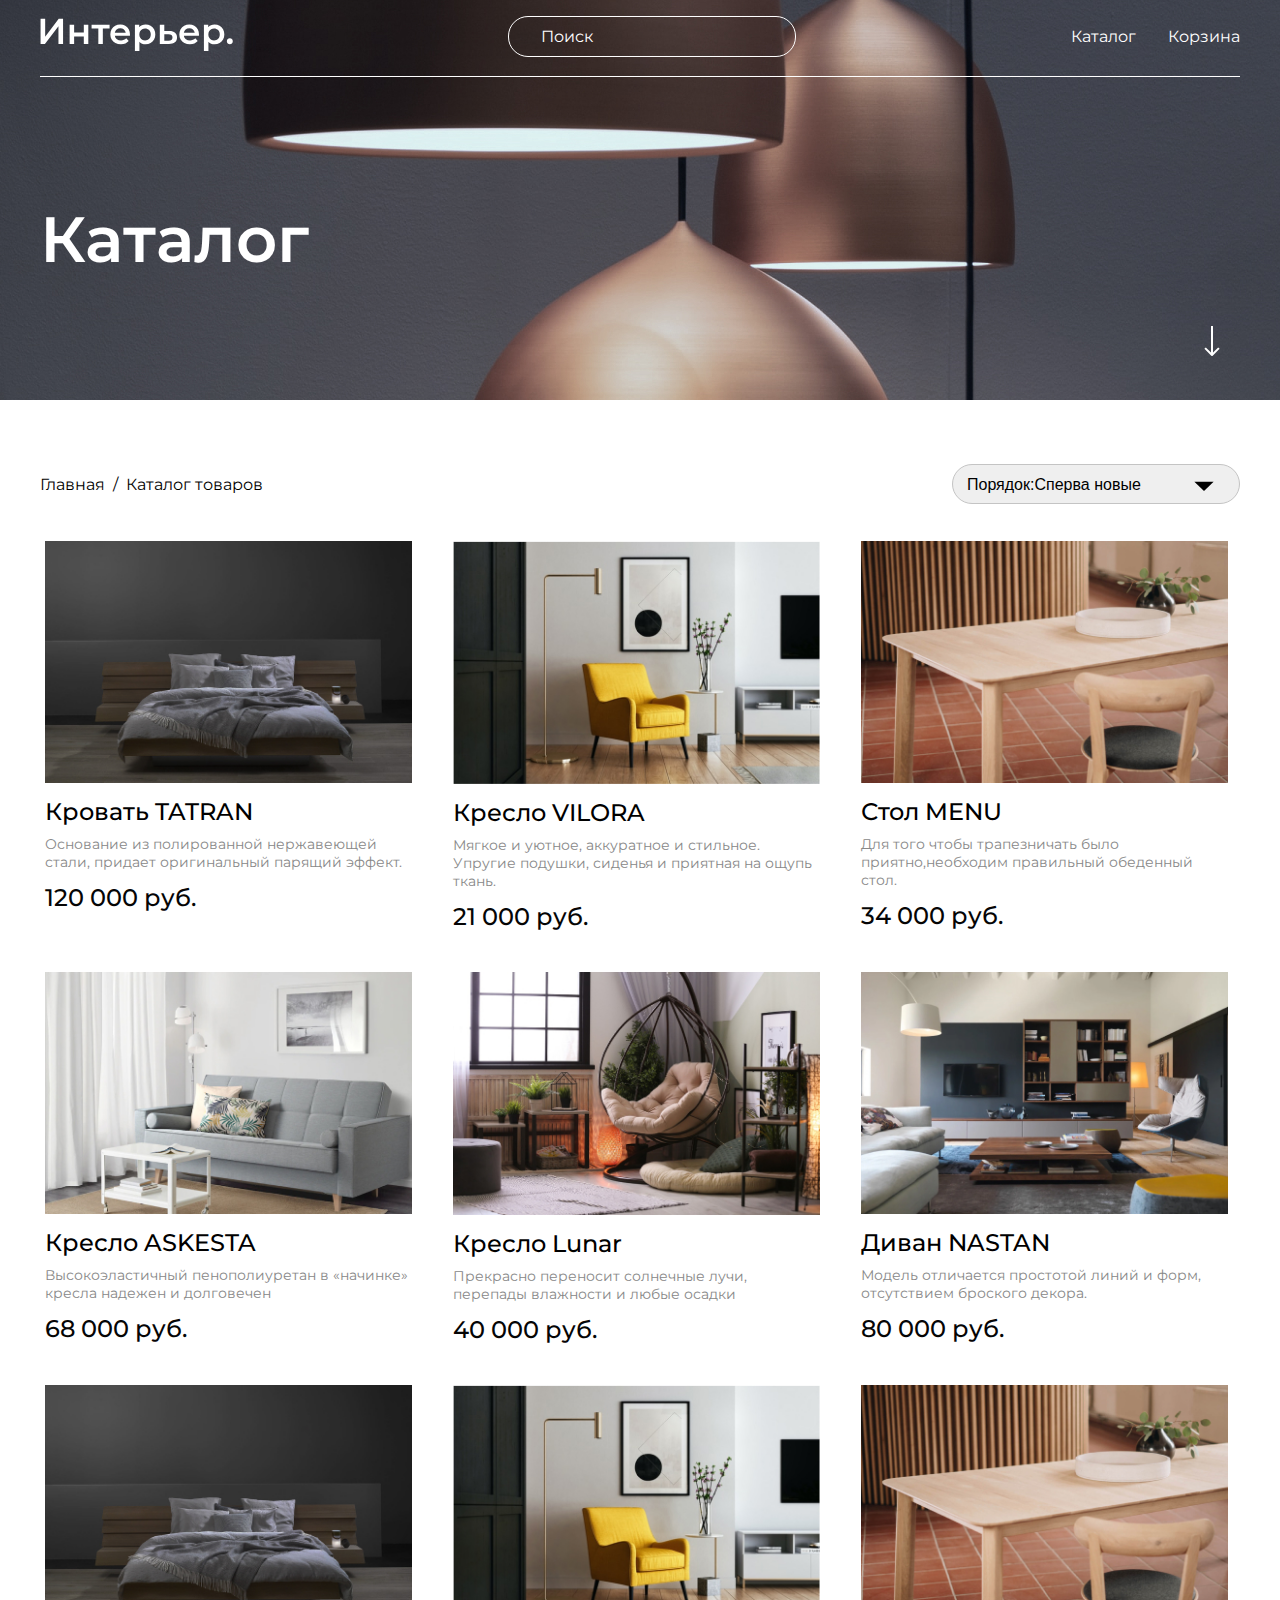
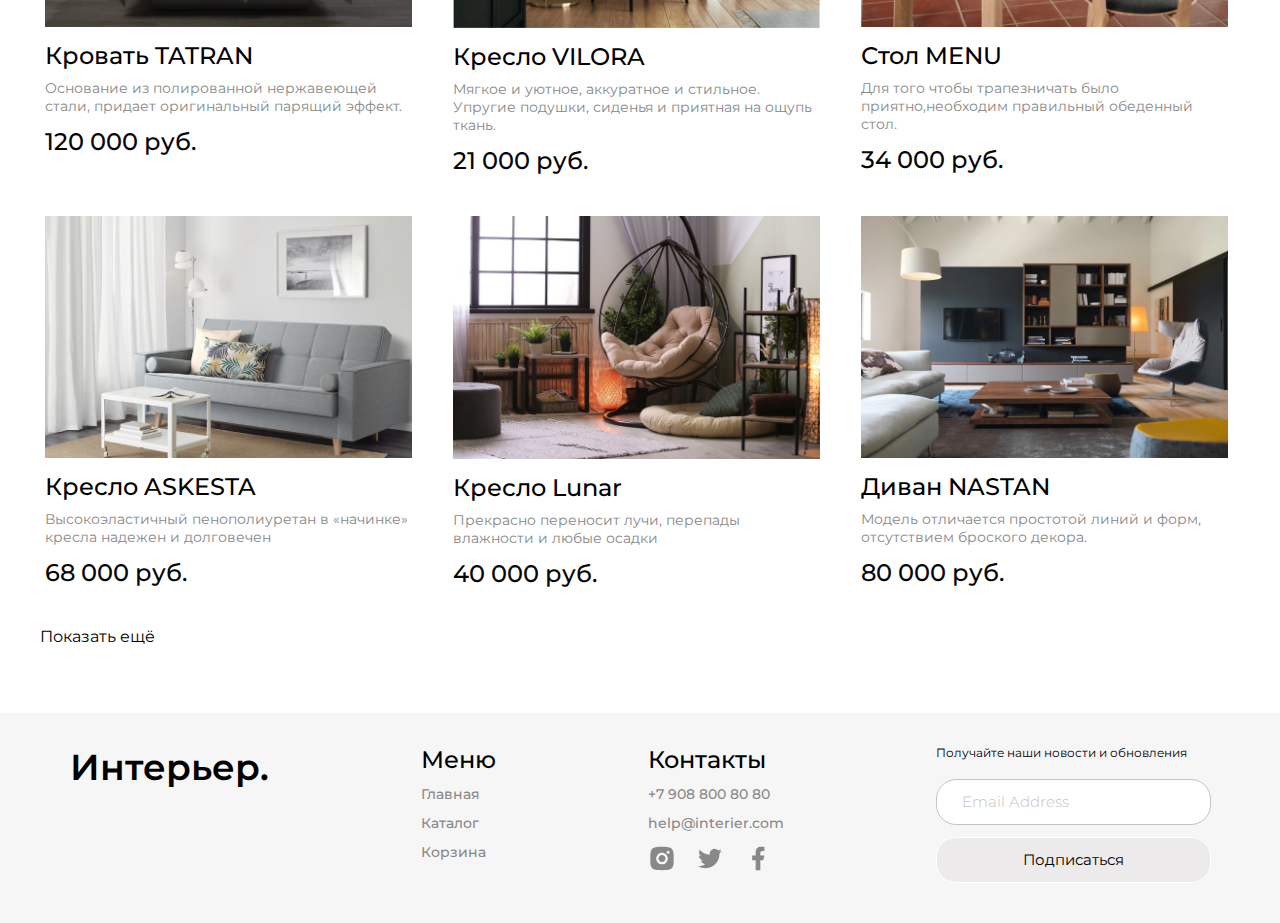
<file: catalog.html>
<!DOCTYPE html>
<html lang="en">
<head>
    <meta charset="UTF-8">
    <meta name="viewport" content="width=device-width, initial-scale=1.0">
    <title>Каталог</title>
    <link rel="preconnect" href="https://fonts.googleapis.com">
    <link rel="preconnect" href="https://fonts.gstatic.com" crossorigin>
    <link href="https://fonts.googleapis.com/css2?family=Montserrat:wght@400;500;600&display=swap" rel="stylesheet">
    <link rel="stylesheet" href="style.css">
</head>
<body class="body">
    <div class="header_catalog center">
        <header class="header">
            <a class="logo" href="index.html"><img class="logo_img" src="img/logo.svg" alt="logo"></a>
            <input class="search" placeholder="Поиск" type="text"> 
            <nav class="nav_link">
                <a class="link_title" href="catalog.html">Каталог</a>
                <a class="link_title" href="cart.html">Корзина</a>
            </nav>
            <div class="menu-mob">
              <a href="#"><svg width="20" height="19" viewBox="0 0 20 19" fill="none" xmlns="http://www.w3.org/2000/svg">
                <g clip-path="url(#clip0_1_253)">
                <path d="M5.7515 2.99153C4.59282 4.1485 3.91891 5.70376 3.86709 7.34035C3.81528 8.97695 4.38946 10.5717 5.47264 11.7997C6.55581 13.0276 8.06645 13.7963 9.69672 13.9492C11.2973 14.0992 12.8949 13.6446 14.1757 12.6767L17.5069 16.0087L17.5069 16.0087C17.5897 16.0915 17.6881 16.1572 17.7963 16.2021C17.9046 16.2469 18.0206 16.27 18.1377 16.27C18.2549 16.27 18.3709 16.2469 18.4791 16.2021C18.5873 16.1572 18.6857 16.0915 18.7685 16.0087C18.8514 15.9258 18.9171 15.8275 18.9619 15.7192C19.0068 15.611 19.0298 15.495 19.0298 15.3779C19.0298 15.2607 19.0068 15.1447 18.9619 15.0365C18.9171 14.9282 18.8514 14.8299 18.7685 14.747L18.7685 14.747L15.4368 11.4161C16.4021 10.1351 16.8547 8.53858 16.7038 6.93955C16.5501 5.31066 15.7816 3.80151 14.5547 2.71913C13.3277 1.63674 11.7345 1.06244 10.0992 1.11304C8.46381 1.16365 6.90917 1.83536 5.7515 2.99153ZM5.7515 2.99153L5.82216 3.06229L5.7515 2.99153ZM13.5895 4.25378C14.0271 4.68428 14.3751 5.19715 14.6135 5.76281C14.8518 6.32848 14.9758 6.93574 14.9783 7.54956C14.9808 8.16339 14.8618 8.77164 14.628 9.33923C14.3943 9.90681 14.0505 10.4225 13.6164 10.8565C13.1824 11.2906 12.6667 11.6344 12.0991 11.8682C11.5315 12.1019 10.9233 12.221 10.3094 12.2185C9.6956 12.216 9.08834 12.092 8.52268 11.8536C7.95702 11.6152 7.44415 11.2672 7.01365 10.8297C6.15334 9.95522 5.67341 8.77625 5.6784 7.54956C5.6834 6.32288 6.17291 5.14786 7.04032 4.28045C7.90772 3.41304 9.08274 2.92353 10.3094 2.91854C11.5361 2.91354 12.7151 3.39347 13.5895 4.25378Z" fill="white" stroke="white" stroke-width="0.2"/>
                </g>
                <defs>
                <clipPath id="clip0_1_253">
                <rect width="19" height="19" fill="white" transform="translate(0.800659)"/>
                </clipPath>
                </defs>
                </svg>
                </a>
                <a href="catalog.html"><svg width="20" height="21" viewBox="0 0 20 21" fill="none" xmlns="http://www.w3.org/2000/svg">
                  <rect x="0.800659" y="0.899902" width="4.57143" height="4.57143" fill="white"/>
                  <rect x="0.800659" y="8.21411" width="4.57143" height="4.57143" fill="white"/>
                  <rect x="0.800659" y="15.5283" width="4.57143" height="4.57143" fill="white"/>
                  <rect x="8.11414" y="8.21411" width="4.57143" height="4.57143" fill="white"/>
                  <rect x="8.11414" y="15.5283" width="4.57143" height="4.57143" fill="white"/>
                  <rect x="8.11414" y="0.899902" width="4.57143" height="4.57143" fill="white"/>
                  <rect x="15.4286" y="8.21411" width="4.57143" height="4.57143" fill="white"/>
                  <rect x="15.4286" y="15.5283" width="4.57143" height="4.57143" fill="white"/>
                  <rect x="15.4286" y="0.899902" width="4.57143" height="4.57143" fill="white"/>
                  </svg>
                  </a>
                  <a href="cart.html"><svg width="25" height="25" viewBox="0 0 25 25" fill="none" xmlns="http://www.w3.org/2000/svg">
                    <path d="M14.5834 20.8334C15.1359 20.8334 15.6658 20.6139 16.0566 20.2232C16.4473 19.8325 16.6667 19.3026 16.6667 18.7501C16.6667 18.1975 16.4473 17.6676 16.0566 17.2769C15.6658 16.8862 15.1359 16.6667 14.5834 16.6667C14.0309 16.6667 13.501 16.8862 13.1103 17.2769C12.7196 17.6676 12.5001 18.1975 12.5001 18.7501C12.5001 19.3026 12.7196 19.8325 13.1103 20.2232C13.501 20.6139 14.0309 20.8334 14.5834 20.8334ZM7.29174 20.8334C7.84428 20.8334 8.37418 20.6139 8.76488 20.2232C9.15558 19.8325 9.37508 19.3026 9.37508 18.7501C9.37508 18.1975 9.15558 17.6676 8.76488 17.2769C8.37418 16.8862 7.84428 16.6667 7.29174 16.6667C6.73921 16.6667 6.20931 16.8862 5.81861 17.2769C5.4279 17.6676 5.20841 18.1975 5.20841 18.7501C5.20841 19.3026 5.4279 19.8325 5.81861 20.2232C6.20931 20.6139 6.73921 20.8334 7.29174 20.8334ZM20.873 6.16987C21.133 6.16149 21.3796 6.05229 21.5606 5.86538C21.7416 5.67846 21.8428 5.42849 21.8428 5.16831C21.8428 4.90814 21.7416 4.65816 21.5606 4.47125C21.3796 4.28433 21.133 4.17514 20.873 4.16675H19.674C18.7345 4.16675 17.922 4.81883 17.7178 5.7355L16.4126 11.6126C16.2084 12.5292 15.3959 13.1813 14.4563 13.1813H6.63133L5.12924 7.17091H14.8636C15.1212 7.15916 15.3644 7.04856 15.5425 6.86211C15.7206 6.67567 15.82 6.42773 15.82 6.16987C15.82 5.91201 15.7206 5.66408 15.5425 5.47763C15.3644 5.29119 15.1212 5.18059 14.8636 5.16883H5.12924C4.82473 5.16874 4.5242 5.23808 4.25051 5.37157C3.97682 5.50507 3.73716 5.69921 3.54976 5.93923C3.36236 6.17925 3.23215 6.45884 3.16903 6.75674C3.10591 7.05464 3.11154 7.36302 3.1855 7.65841L4.68758 13.6667C4.79586 14.1003 5.046 14.4852 5.39821 14.7602C5.75042 15.0352 6.18447 15.1845 6.63133 15.1845H14.4563C15.368 15.1846 16.2524 14.8738 16.9636 14.3033C17.6748 13.7329 18.1701 12.9369 18.3678 12.047L19.674 6.16987H20.873Z" fill="white"/>
                    </svg>
                    </a>
          </div>
            <a class="arrow" href="#arrow_footer"><img src="img/Arrow.svg" alt="arrow"></a>
        </header>
        <h1 class="title">Каталог</h1>
        </div>
        <div class="middle center">
            <ul class="breadcrumbs">
                <li class="breadcrumbs__item"><a class="breadcrumbs_link" href="index.html">Главная</a></li>
                <li class="breadcrumbs__item "><a class="breadcrumbs_link" href="catalog.html">Каталог товаров</a></li>
             </ul>
             <div class="select_arrow">
               <select class="select">
                <option value="">Порядок:Сперва новые</option>
                <option value="">Порядок:Сперва дорогие</option>
                <option value="">Порядок:Сперва дешевые</option>
               </select>
             </div>
            </div>
    <main class="main center">
      <div class="product-content">
        <div class="product">
            <img class="product_image" src="img/tatran_catalog.jpg" alt="tatran">
                <h3 class="product_title">Кровать TATRAN</h3>
                <p class="product_text">Основание из полированной нержавеющей стали, придает оригинальный парящий эффект.</p>
                <p class="product_price">120 000 руб.</p>
        </div> 
        <div class="product">
            <img class="product_image" src="img/product1.jpg" alt="product1">
             <h3 class="product_title">Кресло VILORA</h3>
              <p class="product_text">Мягкое и уютное, аккуратное и стильное. Упругие подушки, сиденья и приятная на ощупь ткань.</p>
              <p class="product_price">21 000 руб.</p>
         </div>
        <div class="product">
                <img class="product_image" src="img/menu_catalog.jpg" alt="menu">
              <h3 class="product_title">Стол MENU</h3>
              <p class="product_text">Для того чтобы трапезничать было приятно,необходим правильный обеденный стол.</p>
              <p class="product_price">34 000 руб.</p>
         </div>
         <div class="product">
            <img class="product_image" src="img/askesta_catalog.jpg" alt="askesta">
              <h3 class="product_title">Кресло ASKESTA</h3>
              <p class="product_text">Высокоэластичный пенополиуретан в «начинке» кресла надежен и долговечен</p>
              <p class="product_price">68 000 руб.</p>
         </div>
         <div class="product">
            <img class="product_image" src="img/lunar_catalog.jpg" alt="askesta">
              <h3 class="product_title">Кресло Lunar</h3>
              <p class="product_text">Прекрасно переносит солнечные лучи, перепады влажности и любые осадки</p>
              <p class="product_price">40 000 руб.</p>
            </div>
            <div class="product">
                <img class="product_image" src="img/nastan_catalog.jpg" alt="nastan">
                  <h3 class="product_title">Диван NASTAN</h3>
                  <p class="product_text">Модель отличается простотой линий и форм, отсутствием броского декора. </p>
                  <p class="product_price">80 000 руб.</p>
                </div> 



                <div class="product">
                    <img class="product_image" src="img/tatran_catalog.jpg" alt="tatran">
                        <h3 class="product_title">Кровать TATRAN</h3>
                        <p class="product_text">Основание из полированной нержавеющей стали, придает оригинальный парящий эффект.</p>
                        <p class="product_price">120 000 руб.</p>
                </div> 
                <div class="product">
                    <img class="product_image" src="img/product1.jpg" alt="product1">
                     <h3 class="product_title">Кресло VILORA</h3>
                      <p class="product_text">Мягкое и уютное, аккуратное и стильное. Упругие подушки, сиденья и приятная на ощупь ткань.</p>
                      <p class="product_price">21 000 руб.</p>
                 </div>
                <div class="product">
                        <img class="product_image" src="img/menu_catalog.jpg" alt="menu">
                      <h3 class="product_title">Стол MENU</h3>
                      <p class="product_text">Для того чтобы трапезничать было приятно,необходим правильный обеденный стол.</p>
                      <p class="product_price">34 000 руб.</p>
                 </div>
                 <div class="product">
                    <img class="product_image" src="img/askesta_catalog.jpg" alt="askesta">
                      <h3 class="product_title">Кресло ASKESTA</h3>
                      <p class="product_text">Высокоэластичный пенополиуретан в «начинке» кресла надежен и долговечен</p>
                      <p class="product_price">68 000 руб.</p>
                 </div>
                 <div class="product">
                    <img class="product_image" src="img/lunar_catalog.jpg" alt="askesta">
                      <h3 class="product_title">Кресло Lunar</h3>
                      <p class="product_text">Прекрасно переносит 
                         лучи, перепады влажности и любые осадки</p>
                      <p class="product_price">40 000 руб.</p>
                    </div>
                    <div class="product">
                        <img class="product_image" src="img/nastan_catalog.jpg" alt="nastan">
                          <h3 class="product_title">Диван NASTAN</h3>
                          <p class="product_text">Модель отличается простотой линий и форм, отсутствием броского декора. </p>
                          <p class="product_price">80 000 руб.</p>
                        </div>
              </div>
    </main>
          <a class="show_more center" href="#">Показать ещё</a>
          <a id="arrow_footer" ></a>     
          <footer class="footer">
            <section class="contact_info">
              <h2 class="logo_footer">Интерьер.</h2>
                <div class="menu_links">
                         <h4 class="contact">Меню</h4> 
                         <a class="contact-links" href="index.html">Главная</a>
                         <a class="contact-links" href="catalog.html">Каталог</a>
                         <a class="contact-links" href="cart.html">Корзина</a>
                      </div>
                      <div class="contact_email">
                       <h4 class="contact">Контакты</h4>
                       <a class="contact-links" href="tel:+79088008080">+7 908 800 80 80</a>
                       <a class="contact-links" href="mailto:help@interier.com">help@interier.com</a>
                      <div class="links_footer_svg">
                        <a class="footer_svg" href="#"><svg width="28" height="29" viewBox="0 0 28 29" fill="none" xmlns="http://www.w3.org/2000/svg">
                          <g clip-path="url(#clip0_1_1298)">
                          <path d="M14 2.85164C17.1698 2.85164 17.5653 2.86331 18.809 2.92164C20.0515 2.97998 20.8973 3.17481 21.6417 3.46414C22.4117 3.76048 23.0603 4.16181 23.709 4.80931C24.3022 5.39252 24.7613 6.098 25.0542 6.87664C25.3423 7.61981 25.5383 8.46681 25.5967 9.70931C25.6515 10.953 25.6667 11.3485 25.6667 14.5183C25.6667 17.6881 25.655 18.0836 25.5967 19.3273C25.5383 20.5698 25.3423 21.4156 25.0542 22.16C24.7621 22.939 24.303 23.6447 23.709 24.2273C23.1256 24.8204 22.4202 25.2794 21.6417 25.5725C20.8985 25.8606 20.0515 26.0566 18.809 26.115C17.5653 26.1698 17.1698 26.185 14 26.185C10.8302 26.185 10.4347 26.1733 9.191 26.115C7.94849 26.0566 7.10266 25.8606 6.35833 25.5725C5.57938 25.2802 4.87378 24.8211 4.291 24.2273C3.69764 23.6442 3.23858 22.9387 2.94583 22.16C2.6565 21.4168 2.46166 20.5698 2.40333 19.3273C2.34849 18.0836 2.33333 17.6881 2.33333 14.5183C2.33333 11.3485 2.34499 10.953 2.40333 9.70931C2.46166 8.46564 2.6565 7.62098 2.94583 6.87664C3.23777 6.09752 3.69693 5.39185 4.291 4.80931C4.87394 4.21575 5.57949 3.75666 6.35833 3.46414C7.10266 3.17481 7.94733 2.97998 9.191 2.92164C10.4347 2.86681 10.8302 2.85164 14 2.85164ZM14 8.68498C12.4529 8.68498 10.9692 9.29956 9.87521 10.3935C8.78124 11.4875 8.16666 12.9712 8.16666 14.5183C8.16666 16.0654 8.78124 17.5491 9.87521 18.6431C10.9692 19.7371 12.4529 20.3516 14 20.3516C15.5471 20.3516 17.0308 19.7371 18.1248 18.6431C19.2187 17.5491 19.8333 16.0654 19.8333 14.5183C19.8333 12.9712 19.2187 11.4875 18.1248 10.3935C17.0308 9.29956 15.5471 8.68498 14 8.68498ZM21.5833 8.39331C21.5833 8.00654 21.4297 7.6356 21.1562 7.36211C20.8827 7.08862 20.5118 6.93498 20.125 6.93498C19.7382 6.93498 19.3673 7.08862 19.0938 7.36211C18.8203 7.6356 18.6667 8.00654 18.6667 8.39331C18.6667 8.78008 18.8203 9.15102 19.0938 9.42451C19.3673 9.698 19.7382 9.85164 20.125 9.85164C20.5118 9.85164 20.8827 9.698 21.1562 9.42451C21.4297 9.15102 21.5833 8.78008 21.5833 8.39331ZM14 11.0183C14.9283 11.0183 15.8185 11.3871 16.4749 12.0434C17.1312 12.6998 17.5 13.5901 17.5 14.5183C17.5 15.4466 17.1312 16.3368 16.4749 16.9932C15.8185 17.6496 14.9283 18.0183 14 18.0183C13.0717 18.0183 12.1815 17.6496 11.5251 16.9932C10.8687 16.3368 10.5 15.4466 10.5 14.5183C10.5 13.5901 10.8687 12.6998 11.5251 12.0434C12.1815 11.3871 13.0717 11.0183 14 11.0183Z" fill="#888888"/>
                          </g>
                          <defs>
                          <clipPath id="clip0_1_1298">
                          <rect width="28" height="28" fill="white" transform="translate(0 0.518311)"/>
                          </clipPath>
                          </defs>
                          </svg>
                          </a>
                        <a class="footer_svg footer_svg-twitter" href="#"><svg width="28" height="29" viewBox="0 0 28 29" fill="none" xmlns="http://www.w3.org/2000/svg">
                          <g clip-path="url(#clip0_1_1295)">
                          <path d="M25.8557 7.11685C24.965 7.51083 24.0205 7.76957 23.0533 7.88452C24.0727 7.27486 24.8357 6.31537 25.2 5.18485C24.2433 5.75419 23.1945 6.15319 22.1013 6.36902C21.3671 5.58336 20.3938 5.06231 19.3328 4.88687C18.2718 4.71143 17.1826 4.89143 16.2345 5.39888C15.2864 5.90634 14.5325 6.71282 14.09 7.69295C13.6475 8.67307 13.5412 9.77193 13.7877 10.8187C11.8476 10.7215 9.94974 10.2173 8.21718 9.33896C6.48463 8.46063 4.95616 7.22774 3.73102 5.72035C3.29735 6.46521 3.06946 7.31195 3.07068 8.17385C3.07068 9.86552 3.93168 11.36 5.24068 12.235C4.46603 12.2106 3.70842 12.0014 3.03102 11.6249V11.6855C3.03125 12.8122 3.42111 13.9041 4.1345 14.7761C4.8479 15.6481 5.84091 16.2466 6.94518 16.47C6.22607 16.6649 5.47204 16.6936 4.74018 16.554C5.05153 17.5238 5.65836 18.3719 6.47571 18.9796C7.29306 19.5874 8.28 19.9243 9.29835 19.9432C8.28624 20.7381 7.12739 21.3257 5.88804 21.6724C4.6487 22.0191 3.35316 22.1182 2.07552 21.9639C4.30583 23.3982 6.90213 24.1597 9.55385 24.1572C18.529 24.1572 23.4372 16.722 23.4372 10.2739C23.4372 10.0639 23.4313 9.85152 23.422 9.64385C24.3774 8.95338 25.2019 8.09804 25.8568 7.11802L25.8557 7.11685Z" fill="black"/>
                          </g>
                          <defs>
                          <clipPath id="clip0_1_1295">
                          <rect width="28" height="28" fill="white" transform="translate(0 0.518188)"/>
                          </clipPath>
                          </defs>
                          </svg>
                          </a>
                        <a class="footer_svg" href="#"><svg width="28" height="29" viewBox="0 0 28 29" fill="none" xmlns="http://www.w3.org/2000/svg">
                          <g clip-path="url(#clip0_1_1292)">
                          <path d="M16.3333 16.2395H19.25L20.4167 11.5728H16.3333V9.2395C16.3333 8.03783 16.3333 6.90617 18.6667 6.90617H20.4167V2.98617C20.0363 2.936 18.6002 2.82283 17.0835 2.82283C13.916 2.82283 11.6667 4.756 11.6667 8.30617V11.5728H8.16666V16.2395H11.6667V26.1562H16.3333V16.2395Z" fill="#888888"/>
                          </g>
                          <defs>
                          <clipPath id="clip0_1_1292">
                          <rect width="28" height="28" fill="white" transform="translate(0 0.489502)"/>
                          </clipPath>
                          </defs>
                          </svg>
                          </a>
                      </div>
                      </div>
                     <form action="#">
                      <div class="input_text">
                            <p class="form-text">Получайте наши новости и обновления</p><br>
                            <input class="email" placeholder="Email Address" type="email"><br>
                           <button class="button" type="submit">Подписаться</button> 
                      </div>
                     </form>
                    </section>
            </footer> 
</body>
</html>
</file>
<file: style.css>
@import url("https://fonts.googleapis.com/css2?family=Poppins&display=swap");
@keyframes jello-horizontal {
  0% {
    transform: scale3d(1, 1, 1);
  }
  30% {
    transform: scale3d(1.25, 0.75, 1);
  }
  40% {
    transform: scale3d(0.75, 1.25, 1);
  }
  50% {
    transform: scale3d(1.15, 0.85, 1);
  }
  65% {
    transform: scale3d(0.95, 1.05, 1);
  }
  75% {
    transform: scale3d(1.05, 0.95, 1);
  }
  100% {
    transform: scale3d(1, 1, 1);
  }
}
@keyframes heartbeat {
  from {
    transform: scale(1);
    transform-origin: center center;
    animation-timing-function: ease-out;
  }
  10% {
    transform: scale(0.91);
    animation-timing-function: ease-in;
  }
  17% {
    transform: scale(0.98);
    animation-timing-function: ease-out;
  }
  33% {
    transform: scale(0.87);
    animation-timing-function: ease-in;
  }
  45% {
    transform: scale(1);
    animation-timing-function: ease-out;
  }
}
* {
  margin: 0;
  padding: 0;
}

a {
  text-decoration: none;
}

html {
  scroll-behavior: smooth;
}

.center {
  padding-left: calc(50% - 600px);
  padding-right: calc(50% - 600px);
}

.body {
  font-family: "Montserrat", sans-serif;
}

.nav_link {
  display: flex;
  gap: 32px;
}

.link_title {
  color: #FFF;
  font-size: 16px;
  line-height: 20px;
}

.link_title:hover {
  text-decoration: underline;
}

.top-cart {
  height: 400px;
  position: relative;
}

.header {
  display: flex;
  justify-content: space-between;
  align-items: center;
  padding-top: 16px;
  border-bottom: 0.5px solid #FFF;
  padding-bottom: 18.5px;
  stroke-width: 0.5px;
  stroke: rgba(255, 255, 255, 0.8);
  flex-wrap: wrap;
}

.header_all {
  position: relative;
  height: 735px;
  background-image: url(img/fone.png);
  background-repeat: no-repeat;
  background-position: center;
  background-size: cover;
}

.search {
  font-family: inherit;
  padding-left: 32px;
  padding-right: 32px;
  height: 41px;
  width: 288px;
  border-radius: 20px;
  border: 1px solid #FFF;
  background-color: transparent;
  outline: none;
  color: white;
  font-size: 16px;
  font-style: normal;
  font-weight: 400;
  line-height: normal;
  box-sizing: border-box;
}

.search::-moz-placeholder {
  font-family: Montserrat;
  color: #FFF;
  font-size: 16px;
  font-style: normal;
  font-weight: 400;
  line-height: normal;
}

.search::placeholder {
  font-family: Montserrat;
  color: #FFF;
  font-size: 16px;
  font-style: normal;
  font-weight: 400;
  line-height: normal;
}

.menu-mob {
  display: none;
}

.arrow {
  display: block;
  position: absolute;
  right: 60px;
  bottom: 40px;
}

.title {
  font-weight: 600;
  font-size: 64px;
  line-height: 70px;
  margin-top: 64px;
  margin-bottom: 16px;
  color: #FFF;
  max-width: 792px;
}

.slogan {
  font-size: 24px;
  line-height: 32px;
  margin-bottom: 16px;
  color: #FFF;
}

.link-catalog {
  font-size: 16px;
  line-height: 24px;
  text-decoration: none;
  color: #FFF;
}

.link-catalog:hover {
  text-decoration: underline;
}

.subtitle {
  font-weight: 600;
  font-size: 48px;
  line-height: 59px;
  color: #000000;
  margin-bottom: 32px;
  margin-top: 64px;
}

.heading {
  margin-bottom: 32px;
  color: #000;
  font-size: 48px;
  font-style: normal;
  font-weight: 600;
  line-height: normal;
}

.for-box {
  padding-top: 64px;
}

.for {
  display: grid;
  grid-template-columns: repeat(12, 1fr);
  gap: 32px;
}

.for_item {
  box-sizing: border-box;
  height: 415px;
  grid-column: span 4;
  color: #FFF;
  font-size: 34px;
  font-style: normal;
  font-weight: 600;
  line-height: normal;
  display: flex;
  justify-content: center;
  align-items: center;
  background-repeat: no-repeat;
  background-position: center;
  background-size: cover;
  transition: all 0.3s;
}

.for_item:hover {
  box-shadow: 0 0 15px black;
  transform: scale(1.03);
}

.for_item_big {
  grid-column: span 6;
}

.for_item_rest {
  background-image: url(img/for1.jpg);
}

.for_item_work {
  background-image: url(img/for2.jpg);
}

.for_item_kitchen {
  background-image: url(img/for3.jpg);
}

.for_item_nursery {
  background-image: url(img/for4.jpg);
}

.for_item_bathroom {
  background-image: url(img/for5.jpg);
}

.product-content {
  display: flex;
  flex-wrap: wrap;
  gap: 31px;
  margin-bottom: 32px;
}

.shopping {
  display: flex;
  gap: 21px;
}

.shopping_icon {
  position: absolute;
  top: 15px;
  right: 60px;
}

.shopping_icon-heart {
  position: absolute;
  top: 15px;
  right: 15px;
}

.product {
  position: relative;
  width: 377px;
  box-sizing: border-box;
  padding: 5px;
  transition: all 0.3s;
}
.product:hover {
  box-shadow: 0 0 15px black;
  transform: scale(1.02);
}

.product_image {
  width: 100%;
}

.product_title {
  margin-top: 10px;
  margin-bottom: 9px;
  color: #000;
  font-size: 24px;
  font-style: normal;
  font-weight: 500;
  line-height: normal;
}

.product_text {
  margin-bottom: 12px;
  color: #888;
  font-size: 14px;
  font-style: normal;
  font-weight: 400;
  line-height: normal;
}

.product_price {
  color: #050505;
  font-size: 24px;
  font-style: normal;
  font-weight: 500;
  line-height: normal;
}

.product_price-sale {
  color: #888;
  font-size: 24px;
  font-style: normal;
  font-weight: 500;
  line-height: normal;
  text-decoration: line-through;
}

.product_price-with-sale {
  display: flex;
  justify-content: flex-start;
  gap: 32px;
}

.catalog_product_title {
  color: #000;
  font-size: 48px;
  font-style: normal;
  font-weight: 600;
  line-height: normal;
  margin-top: 64px;
  margin-bottom: 32px;
}

.link-catalog_dawn {
  color: #000;
  font-size: 16px;
  font-style: normal;
  font-weight: 400;
  line-height: 24px;
}

.link-catalog_dawn:hover {
  text-decoration: underline;
}

.header_catalog {
  position: relative;
  height: 400px;
  background-image: url(img/fone_catalog.jpg);
  background-repeat: no-repeat;
  background-position: center;
  background-size: cover;
}

.search {
  padding-left: 32px;
  height: 41px;
  width: 288px;
  border-radius: 20px;
  border: 1px solid #FFF;
  background-color: transparent;
  outline: none;
  color: white;
  font-size: 16px;
  font-style: normal;
  font-weight: 400;
  line-height: normal;
  box-sizing: border-box;
}

.search::-moz-placeholder {
  font-family: Montserrat;
  color: #FFF;
  font-size: 16px;
  font-style: normal;
  font-weight: 400;
  line-height: normal;
}

.search::placeholder {
  font-family: Montserrat;
  color: #FFF;
  font-size: 16px;
  font-style: normal;
  font-weight: 400;
  line-height: normal;
}

.arrow {
  display: block;
  position: absolute;
  right: 60px;
  bottom: 40px;
  transition: transform 0.5s;
}

.arrow:hover {
  transform: translate(0, -20px) scale(1.5);
}

.title {
  margin-top: 127px;
  color: #FFF;
  font-size: 64px;
  font-style: normal;
  font-weight: 600;
  line-height: 70px;
}

.middle {
  display: flex;
  flex-direction: row;
  align-content: center;
  justify-content: space-between;
  align-items: baseline;
  margin-bottom: 32px;
  margin-top: 64px;
}

.breadcrumbs {
  list-style-type: none;
  display: flex;
}

.breadcrumbs_link:hover {
  text-decoration: underline;
}

.breadcrumbs__item:not(:last-child)::after {
  content: "/";
  padding-left: 8px;
  padding-right: 8px;
}

.breadcrumbs_link {
  color: #000;
  font-size: 16px;
  font-style: normal;
  font-weight: 400;
  line-height: 32px;
}

.select {
  position: relative;
  -webkit-appearance: none;
     -moz-appearance: none;
          appearance: none;
  outline: none;
  cursor: pointer;
}

.select {
  padding: 11px 75px 10px 14px;
  border-radius: 20px;
  border: 1px solid #C4C4C4;
  color: #000;
  font-size: 16px;
  font-style: normal;
  font-weight: 400;
  line-height: normal;
}

.select_arrow::before {
  content: "";
  display: block;
  position: absolute;
  top: 50%;
  right: 1rem;
  z-index: 1;
  margin-top: -3px;
  background-image: url(img/select_catalog.svg);
  background-repeat: no-repeat;
  background-size: contain;
  width: 20px;
  height: 11px;
  transform: translate(-50%);
  pointer-events: none;
}

.select_arrow {
  position: relative;
}

.main {
  display: flex;
  flex-wrap: wrap;
  -moz-column-gap: 32px;
       column-gap: 32px;
  row-gap: 49px;
}

.show_more {
  color: #000;
  font-size: 16px;
  font-style: normal;
  font-weight: 400;
  line-height: 24px;
}

.show_more:hover {
  text-decoration: underline;
}

.footer {
  margin-top: 64px;
  padding-top: 32px;
  padding-bottom: 40px;
  display: flex;
  background: #F7F6F6;
  justify-content: center;
  flex-wrap: wrap;
}

.contact_info {
  display: flex;
  gap: 152px;
  flex-wrap: wrap;
}

.logo_footer {
  color: #000;
  font-size: 36px;
  font-style: normal;
  font-weight: 600;
  line-height: normal;
}

.menu_links {
  display: flex;
  flex-direction: column;
  gap: 12px;
}

.contact_email {
  display: flex;
  flex-direction: column;
  row-gap: 12px;
}

.contact {
  font-weight: 500;
  font-size: 24px;
  line-height: 29px;
  color: #000000;
}

.contact-links {
  font-weight: 500;
  font-size: 14px;
  line-height: 17px;
  color: #888888;
  text-decoration: none;
}

.contact-links:hover {
  color: #000000;
  text-decoration: underline;
}

.links_footer_svg {
  display: flex;
  gap: 20px;
}

.footer_svg path {
  transition: all 1s;
}

.footer_svg :hover path {
  fill: black;
}

.footer_svg-twitter path {
  fill: #888888;
  transition: all 1s;
}

.footer_svg-twitter:hover path {
  fill: black;
}

.input_text {
  flex-direction: column;
}

.form-text {
  color: #000;
  font-size: 12px;
  font-style: normal;
  font-weight: 400;
  line-height: normal;
}

.email {
  font-family: inherit;
  padding-left: 25px;
  padding-right: 25px;
  background: #FFFFFF;
  border: 1px solid #C4C4C4;
  box-sizing: border-box;
  border-radius: 20px;
  font-style: normal;
  font-weight: normal;
  font-size: 15px;
  line-height: 18px;
  color: black;
  fill: #FFF;
  stroke-width: 1px;
  stroke: #C4C4C4;
  height: 46px;
  width: 275px;
  outline: none;
}

.email::-moz-placeholder {
  color: #C4C4C4;
  font-family: Montserrat;
  font-size: 15px;
  font-style: normal;
  font-weight: 300;
  line-height: normal;
}

.email::placeholder {
  color: #C4C4C4;
  font-family: Montserrat;
  font-size: 15px;
  font-style: normal;
  font-weight: 300;
  line-height: normal;
}

.button {
  font-family: inherit;
  background: rgba(222, 215, 215, 0.41);
  border: 1px solid #FFFFFF;
  box-sizing: border-box;
  border-radius: 20px;
  width: 275px;
  height: 46px;
  font-size: 15px;
  line-height: 18px;
  color: #000000;
  fill: rgba(222, 215, 215, 0.41);
  stroke-width: 1px;
  stroke: #FFF;
  margin-top: 12px;
  transition: all 1s;
}

.button:hover {
  background-color: #000000;
  color: #FFFFFF;
}

.top-cart {
  margin-bottom: 35px;
  height: 400px;
  background-image: url(img/cart_fone.jpg);
  background-repeat: no-repeat;
  background-position: center;
  background-size: cover;
}

.title_cart {
  margin-top: 127px;
  color: #FFF;
  font-size: 64px;
  font-style: normal;
  font-weight: 600;
  line-height: 70px;
}

.cart {
  display: grid;
  grid-template-columns: repeat(12, 1fr);
  gap: 32px;
  margin-top: 64px;
}
.cart_name-box {
  display: flex;
  justify-content: space-between;
  padding-bottom: 14px;
}
.cart_item {
  border-top: 0.5px solid #CACDD8;
  display: flex;
  flex-direction: row;
  justify-content: space-between;
  align-items: flex-start;
  padding-top: 25px;
  padding-bottom: 32px;
}
.cart_left {
  box-sizing: border-box;
  padding: 5px;
  border-radius: 10px;
  display: flex;
  gap: 32px;
  transition: all 0.3s;
}
.cart_left:hover {
  box-shadow: 0 0 15px #000000;
}
.cart_image {
  height: 173px;
  width: 173px;
}
.cart_info {
  width: 276px;
  display: flex;
  flex-direction: column;
}
.cart_name-cart {
  color: #000;
  font-family: Montserrat;
  font-size: 24px;
  font-style: normal;
  font-weight: 500;
  line-height: normal;
}
.cart_description {
  color: #888;
  font-family: Montserrat;
  font-size: 14px;
  font-style: normal;
  font-weight: 400;
  line-height: normal;
  margin-top: 14px;
}
.cart_link-box {
  margin-top: 15px;
  display: flex;
  gap: 30px;
}
.cart_favorite {
  color: #000;
  text-align: center;
  font-family: Montserrat;
  font-size: 14px;
  font-style: normal;
  font-weight: 400;
  line-height: 210%;
}
.cart_favorite:hover {
  text-decoration: underline;
}
.cart_delete {
  color: #000;
  text-align: center;
  font-family: Montserrat;
  font-size: 14px;
  font-style: normal;
  font-weight: 400;
  line-height: 210%;
}
.cart_delete:hover {
  text-decoration: underline;
}
.cart_price {
  margin-top: 16px;
  color: #050505;
  font-family: Montserrat;
  font-size: 16px;
  font-style: normal;
  font-weight: 500;
  line-height: normal;
}
.cart_form {
  box-sizing: border-box;
  height: 556px;
  border-radius: 20px;
  background: #F7F6F6;
  grid-column: span 4;
  transition: all 0.3s;
}
.cart_form:hover {
  box-shadow: 0 0 10px black;
}
.cart_content {
  grid-column: span 8;
}
.cart_title-name {
  display: block;
  text-align: center;
  padding-top: 42px;
  margin-bottom: 35px;
  color: #000;
  font-family: Poppins;
  font-size: 24px;
  font-style: normal;
  font-weight: 600;
  line-height: normal;
  font-family: Montserrat;
}
.cart_input {
  display: flex;
  flex-direction: column;
  gap: 44px;
  padding-left: 28px;
  padding-right: 64px;
}
.cart_text-info {
  outline: none;
  font-family: Poppins, sans-serif;
  text-align: start;
  font-size: 14px;
  font-style: normal;
  font-weight: 400;
  background: transparent;
  border: none;
  border-bottom: 2px solid #CACDD8;
}
.cart_text-info::-moz-placeholder {
  color: black;
  font-family: Montserrat;
  font-size: 14px;
  font-style: normal;
  font-weight: 400;
  line-height: normal;
}
.cart_text-info::placeholder {
  color: black;
  font-family: Montserrat;
  font-size: 14px;
  font-style: normal;
  font-weight: 400;
  line-height: normal;
}
.cart_price-all {
  margin-top: 64px;
  color: #000;
  text-align: center;
  font-size: 24px;
  font-style: normal;
  font-weight: 400;
  line-height: normal;
}
.cart_btn {
  background: transparent;
  color: #000;
  font-size: 16px;
  font-style: normal;
  font-weight: 400;
  line-height: normal;
  display: flex;
  margin-left: auto;
  margin-right: auto;
  margin-top: 18px;
  width: 290px;
  height: 41px;
  padding: 10px 63px 11px 80px;
  justify-content: center;
  align-items: center;
  flex-shrink: 0;
  border-radius: 20px;
  border: 1px solid #040404;
  box-sizing: border-box;
}
.cart_number {
  padding-left: 16px;
  padding-right: 16px;
  box-sizing: border-box;
  text-align: center;
  font-family: Poppins;
  font-size: 14px;
  font-style: normal;
  font-weight: 600;
  line-height: 210%;
  border-radius: 6px;
  border: none;
  background: #F7F6F6;
  width: 71px;
  height: 51px;
  outline: none;
  color: #000000;
}
.cart_button-box {
  margin-top: 20px;
  display: flex;
  gap: 7px;
}
.cart_clean-basket {
  display: inline-flex;
  padding: 10px 34px 10px 33px;
  justify-content: center;
  align-items: center;
  border-radius: 50px;
  border: 1px solid #000;
  color: #020202;
  text-align: center;
  font-family: Montserrat;
  font-size: 14px;
  font-style: normal;
  font-weight: 400;
  line-height: normal;
  background: none;
}
.cart_continue-shopping {
  display: inline-flex;
  padding: 10px 34px 10px 33px;
  justify-content: center;
  align-items: center;
  border-radius: 50px;
  border: 1px solid #000;
  color: #020202;
  text-align: center;
  font-family: Montserrat;
  font-size: 14px;
  font-style: normal;
  font-weight: 400;
  line-height: normal;
  background: none;
}
.cart_btn-push {
  transition: all 1s;
}
.cart_btn-push:hover {
  background-color: #000000;
  color: #FFFFFF;
}
.cart_btn {
  animation: jello-horizontal 0.9s 1.5s 2 both;
  transition: all 1s;
}
.cart_btn:hover {
  background-color: #000000;
  color: #FFFFFF;
  animation: heartbeat 1.5s ease-in-out 1s infinite both;
}

@media (max-width: 1024px) {
  .center {
    padding-left: calc(50% - 393px);
    padding-right: calc(50% - 393px);
  }
  .for_item {
    height: 268px;
  }
  .product-content {
    -moz-column-gap: 29px;
         column-gap: 29px;
    row-gap: 38px;
  }
  .product {
    width: 377px;
  }
  .cart {
    display: grid;
    grid-template-columns: repeat(8, 1fr);
    row-gap: 64px;
  }
  .logo_footer {
    display: none;
  }
  .arrow {
    bottom: 20px;
    right: 20px;
  }
}
@media (max-width: 767px) {
  .center {
    padding-left: 16px;
    padding-right: 16px;
  }
  .header {
    padding-top: 50px;
    border-bottom: none;
  }
  .header .search {
    display: none;
  }
  .header .menu-mob {
    display: flex;
    align-items: center;
    gap: 32px;
  }
  .nav_link {
    display: none;
  }
  .logo_img {
    width: 99px;
  }
  .top {
    display: flex;
    flex-direction: column;
    align-items: center;
  }
  .top .title {
    font-size: 48px;
    line-height: 59px;
    text-align: center;
  }
  .top .slogan {
    font-size: 16px;
    line-height: 32px;
    text-align: center;
  }
  .top .link-catalog {
    font-size: 14px;
  }
  .for-box {
    padding-top: 32px;
  }
  .for-box .heading {
    font-size: 24px;
    line-height: 29px;
  }
  .for-box .for {
    gap: 16px;
    grid-template-columns: repeat(4, 1fr);
  }
  .for-box .for_item {
    grid-column: 1/-1;
    height: 375px;
    font-size: 28px;
    line-height: 34px;
  }
  .for-box .for_item_big {
    height: 244px;
  }
  .subtitle {
    margin-top: 32px;
    font-size: 24px;
    line-height: 26px;
  }
  .product {
    width: 100%;
  }
  .product-content {
    margin-bottom: 36px;
    justify-content: center;
  }
  .catalog_product_title {
    font-size: 24px;
    line-height: 29px;
  }
  .product_title {
    font-size: 18px;
    line-height: 27px;
  }
  .product_price, .product_price-sale {
    font-size: 18px;
    line-height: 22px;
  }
  .contact_info {
    justify-content: center;
    row-gap: 47px;
    -moz-column-gap: 100px;
         column-gap: 100px;
  }
  .catalog_product_title {
    margin-top: 36px;
  }
  .title {
    font-size: 48px;
    line-height: 59px;
    text-align: center;
  }
  .middle {
    margin-top: 32px;
    display: flex;
    flex-direction: column;
    gap: 16px;
  }
  .title_cart {
    font-size: 48px;
    line-height: 59px;
    text-align: center;
  }
  .cart {
    display: grid;
    grid-template-columns: repeat(8, 1fr);
    margin-top: 92px;
  }
  .cart_image {
    display: none;
  }
  .cart_name-box {
    display: none;
  }
  .cart_name-cart {
    font-size: 18px;
    line-height: 22px;
  }
  .cart_description {
    font-size: 12px;
    line-height: 14px;
  }
  .cart_form {
    margin-top: 48px;
    width: 100%;
    grid-column: span 8;
  }
  .cart_button-box {
    display: flex;
    justify-content: center;
    gap: 14px;
  }
  .cart_btn-push {
    font-size: 12px;
    line-height: 12px;
    white-space: nowrap;
    box-sizing: border-box;
    padding-left: inherit;
    padding-right: inherit;
  }
  .arrow {
    bottom: 15px;
    right: 15px;
  }
  .footer {
    margin-top: 32px;
    padding-bottom: 32px;
  }
}/*# sourceMappingURL=style.css.map */
</file>
